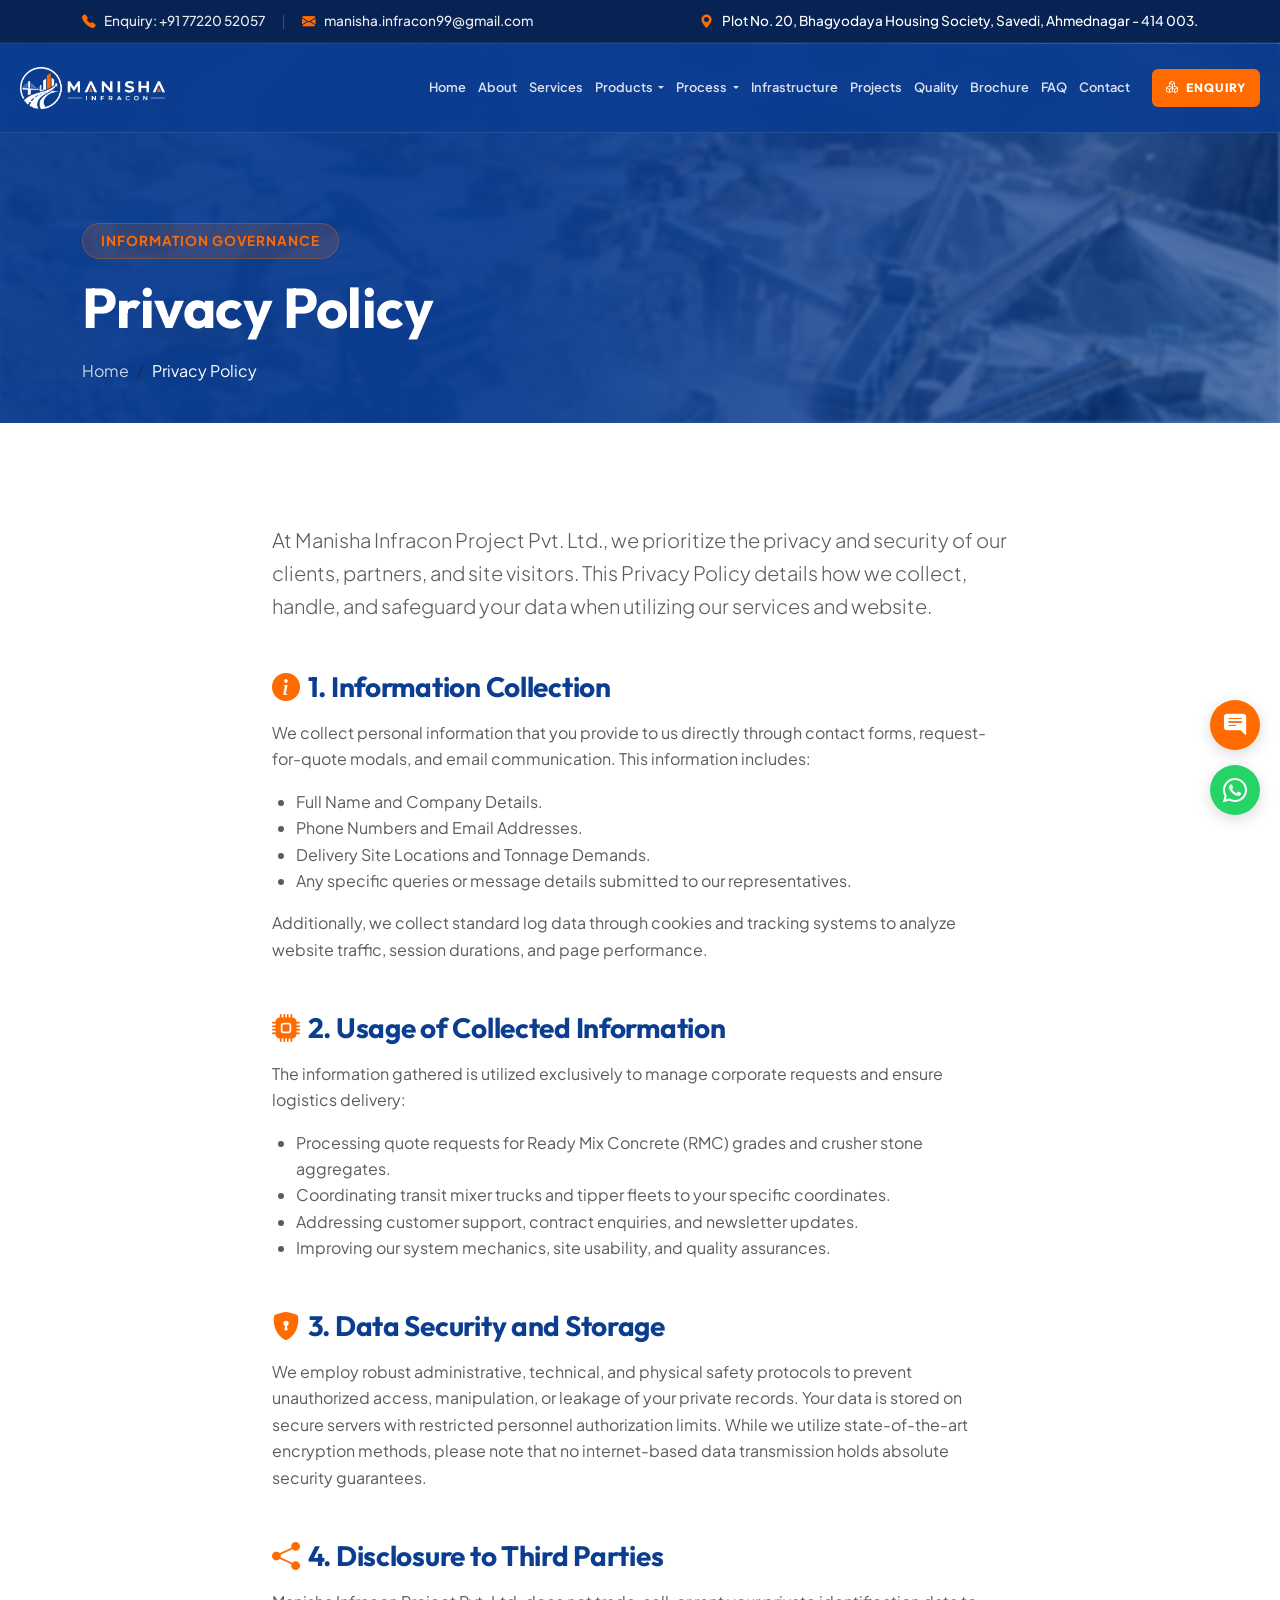
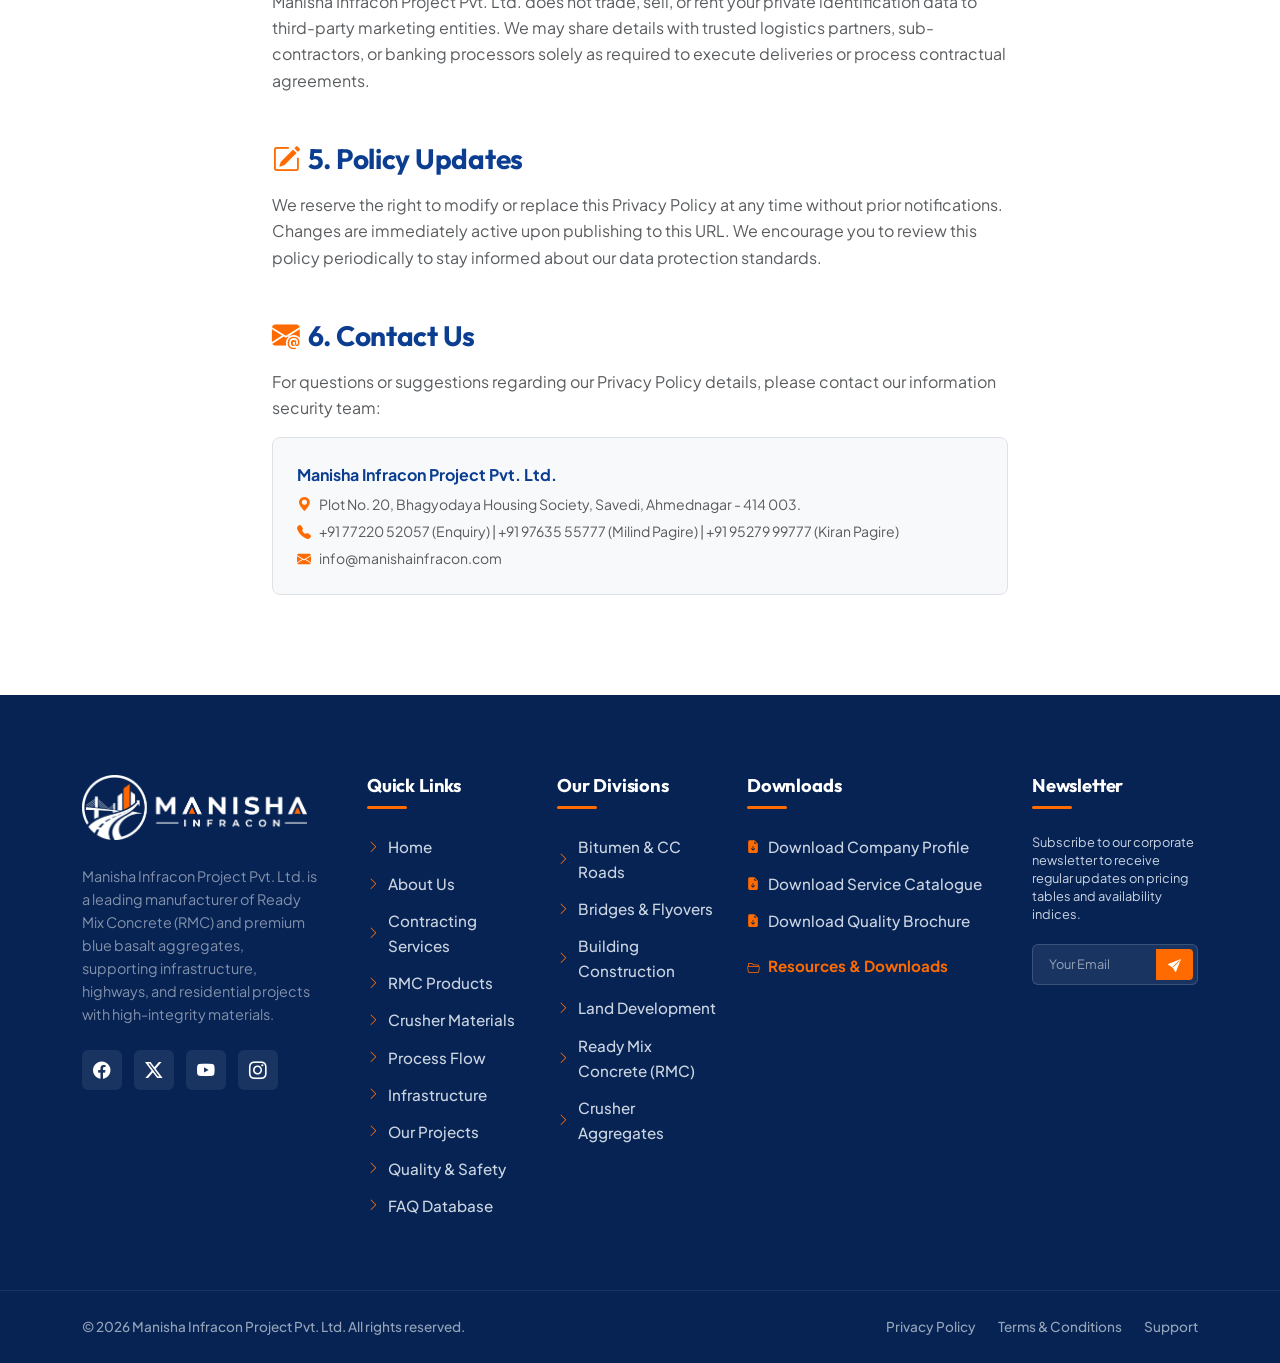
<file: privacy-policy.html>
<!DOCTYPE html>
<html lang="en">

<head>
  <meta charset="UTF-8">
  <meta name="viewport" content="width=device-width, initial-scale=1.0">
  <meta name="description"
    content="Read the privacy policy of Manisha Infracon Project Pvt. Ltd. to understand how we collect, protect, and process your information.">
  <meta name="keywords"
    content="Manisha Infracon Privacy Policy, Data Protection, Aggregates privacy, RMC contractor policies">
  <meta name="author" content="Manisha Infracon Project Pvt. Ltd.">
  <title>Privacy Policy | Manisha Infracon Project Pvt. Ltd.</title>

  <!-- Bootstrap 5 CSS -->
  <link href="https://cdn.jsdelivr.net/npm/bootstrap@5.3.2/dist/css/bootstrap.min.css" rel="stylesheet">
  <!-- Bootstrap Icons -->
  <link href="https://cdn.jsdelivr.net/npm/bootstrap-icons@1.11.2/font/bootstrap-icons.min.css" rel="stylesheet">
  <!-- AOS Animations CSS -->
  <link href="https://unpkg.com/aos@2.3.1/dist/aos.css" rel="stylesheet">
  <!-- Favicon -->
  <link rel="icon" type="image/png" href="assets/images/favicon.png">
  <!-- Custom CSS -->
  <link href="assets/css/style.css" rel="stylesheet">
</head>

<body>

  <!-- Preloader -->
  <div id="preloader">
    <div class="spinner-box">
      <div class="custom-spinner"></div>
      <div class="preloader-logo">Manisha<span>Infracon</span></div>
    </div>
  </div>

  <!-- Dynamic Topbar & Navbar -->
  <div id="header-placeholder"></div>

  <!-- Inner Page Hero Header -->
  <section class="inner-hero">
    <div class="inner-hero-overlay"></div>
    <img src="assets/images/crusher_plant.png" alt="Privacy Policy Banner" class="hero-bg-img"
      style="filter: blur(2px); object-position: center 30%;">
    <div class="container position-relative" style="z-index: 2;">
      <div class="row">
        <div class="col-12">
          <span class="hero-badge" data-aos="fade-down">Information Governance</span>
          <h1 class="display-4 fw-bold text-white mb-3" data-aos="fade-right" data-aos-delay="100">Privacy Policy</h1>
          <nav aria-label="breadcrumb" data-aos="fade-right" data-aos-delay="200">
            <ol class="breadcrumb mb-0">
              <li class="breadcrumb-item"><a href="index.html">Home</a></li>
              <li class="breadcrumb-item active" aria-current="page">Privacy Policy</li>
            </ol>
          </nav>
        </div>
      </div>
    </div>
  </section>

  <!-- Privacy Policy Content Section -->
  <section class="section-padding bg-white">
    <div class="container">
      <div class="row justify-content-center">
        <div class="col-lg-10 col-xl-8">
          <div class="content-wrapper" data-aos="fade-up">
            <p class="lead text-muted mb-5">
              At Manisha Infracon Project Pvt. Ltd., we prioritize the privacy and security of our clients, partners,
              and site visitors. This Privacy Policy details how we collect, handle, and safeguard your data when
              utilizing our services and website.
            </p>

            <div class="policy-block mb-5">
              <h3 class="fw-bold text-navy mb-3"><i class="bi bi-info-circle-fill text-orange me-2"></i>1. Information
                Collection</h3>
              <p class="text-muted">
                We collect personal information that you provide to us directly through contact forms, request-for-quote
                modals, and email communication. This information includes:
              </p>
              <ul class="text-muted ps-4 mb-3">
                <li>Full Name and Company Details.</li>
                <li>Phone Numbers and Email Addresses.</li>
                <li>Delivery Site Locations and Tonnage Demands.</li>
                <li>Any specific queries or message details submitted to our representatives.</li>
              </ul>
              <p class="text-muted">
                Additionally, we collect standard log data through cookies and tracking systems to analyze website
                traffic, session durations, and page performance.
              </p>
            </div>

            <div class="policy-block mb-5">
              <h3 class="fw-bold text-navy mb-3"><i class="bi bi-cpu-fill text-orange me-2"></i>2. Usage of Collected
                Information</h3>
              <p class="text-muted">
                The information gathered is utilized exclusively to manage corporate requests and ensure logistics
                delivery:
              </p>
              <ul class="text-muted ps-4 mb-3">
                <li>Processing quote requests for Ready Mix Concrete (RMC) grades and crusher stone aggregates.</li>
                <li>Coordinating transit mixer trucks and tipper fleets to your specific coordinates.</li>
                <li>Addressing customer support, contract enquiries, and newsletter updates.</li>
                <li>Improving our system mechanics, site usability, and quality assurances.</li>
              </ul>
            </div>

            <div class="policy-block mb-5">
              <h3 class="fw-bold text-navy mb-3"><i class="bi bi-shield-lock-fill text-orange me-2"></i>3. Data Security
                and Storage</h3>
              <p class="text-muted">
                We employ robust administrative, technical, and physical safety protocols to prevent unauthorized
                access, manipulation, or leakage of your private records. Your data is stored on secure servers with
                restricted personnel authorization limits. While we utilize state-of-the-art encryption methods, please
                note that no internet-based data transmission holds absolute security guarantees.
              </p>
            </div>

            <div class="policy-block mb-5">
              <h3 class="fw-bold text-navy mb-3"><i class="bi bi-share-fill text-orange me-2"></i>4. Disclosure to Third
                Parties</h3>
              <p class="text-muted">
                Manisha Infracon Project Pvt. Ltd. does not trade, sell, or rent your private identification data to
                third-party marketing entities. We may share details with trusted logistics partners, sub-contractors,
                or banking processors solely as required to execute deliveries or process contractual agreements.
              </p>
            </div>

            <div class="policy-block mb-5">
              <h3 class="fw-bold text-navy mb-3"><i class="bi bi-pencil-square text-orange me-2"></i>5. Policy Updates
              </h3>
              <p class="text-muted">
                We reserve the right to modify or replace this Privacy Policy at any time without prior notifications.
                Changes are immediately active upon publishing to this URL. We encourage you to review this policy
                periodically to stay informed about our data protection standards.
              </p>
            </div>

            <div class="policy-block">
              <h3 class="fw-bold text-navy mb-3"><i class="bi bi-envelope-at-fill text-orange me-2"></i>6. Contact Us
              </h3>
              <p class="text-muted">
                For questions or suggestions regarding our Privacy Policy details, please contact our information
                security team:
              </p>
              <div class="bg-light p-4 rounded-3 border">
                <p class="mb-1 text-navy fw-bold">Manisha Infracon Project Pvt. Ltd.</p>
                <p class="mb-1 small text-muted"><i class="bi bi-geo-alt-fill text-orange me-2"></i>Plot No. 20,
                  Bhagyodaya Housing Society, Savedi, Ahmednagar - 414 003.</p>
                <p class="mb-1 small text-muted"><i class="bi bi-telephone-fill text-orange me-2"></i>+91 77220 52057
                  (Enquiry) | +91 97635 55777 (Milind Pagire) | +91 95279 99777 (Kiran Pagire)</p>
                <p class="mb-0 small text-muted"><i
                    class="bi bi-envelope-fill text-orange me-2"></i>info@manishainfracon.com</p>
              </div>
            </div>

          </div>
        </div>
      </div>
    </div>
  </section>

  <!-- Dynamic Footer Placeholder -->
  <div id="footer-placeholder"></div>

  <!-- Bootstrap 5 JS Bundle -->
  <script src="https://cdn.jsdelivr.net/npm/bootstrap@5.3.2/dist/js/bootstrap.bundle.min.js"></script>
  <!-- AOS Animations JS -->
  <script src="https://unpkg.com/aos@2.3.1/dist/aos.js"></script>
  <!-- Custom JS -->
  <script src="assets/js/script.js"></script>
</body>

</html>
</file>
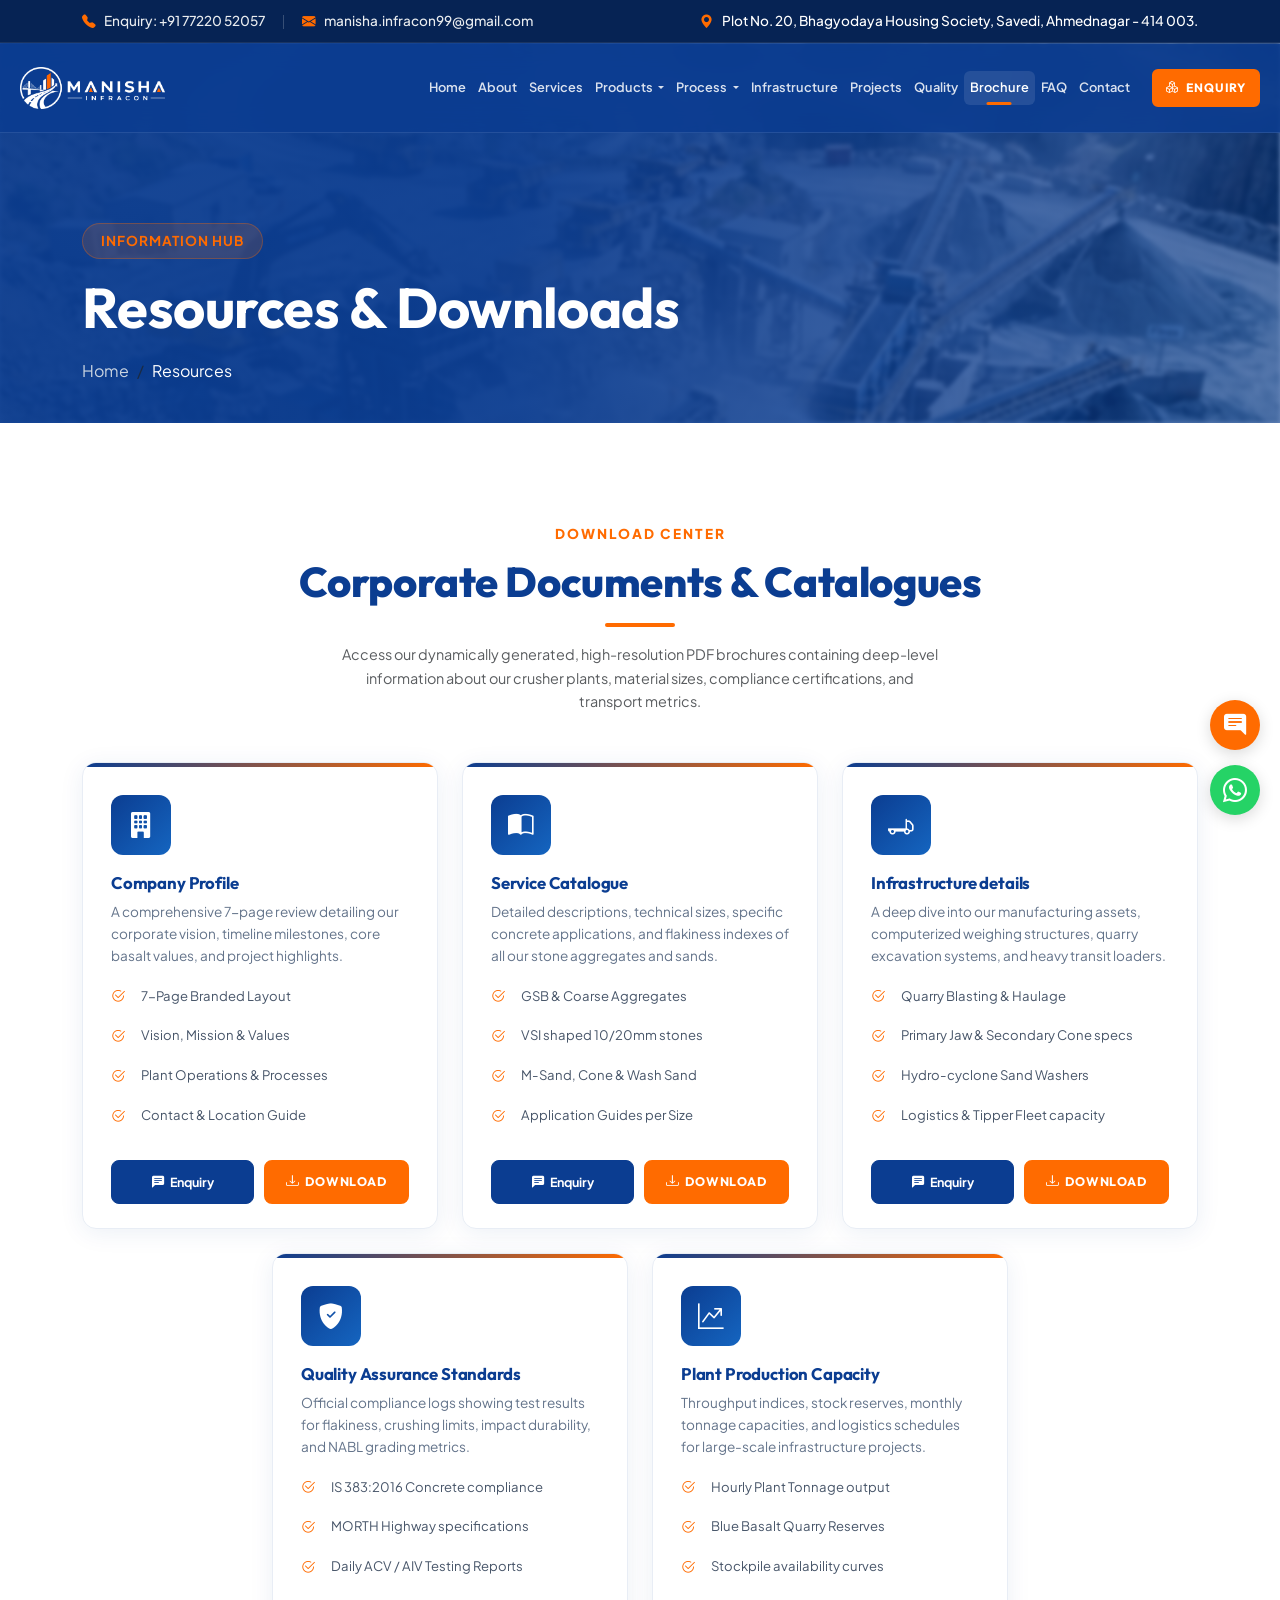
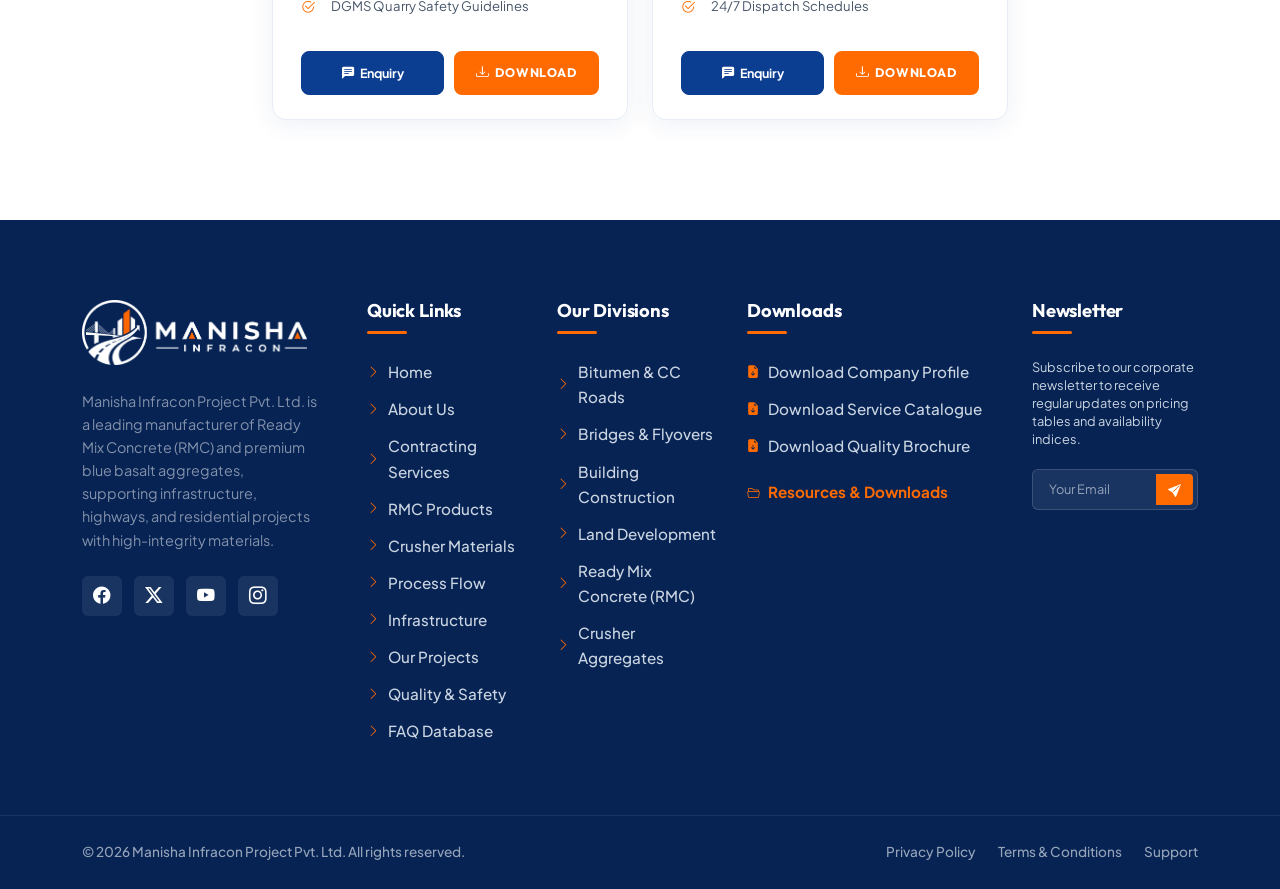
<file: resources.html>
<!DOCTYPE html>
<html lang="en">

<head>
  <meta charset="UTF-8">
  <meta name="viewport" content="width=device-width, initial-scale=1.0">
  <meta name="description"
    content="Download technical catalogues, SCADA plant profiles, aggregate grading curve charts, concrete slump parameters, and ISO 9001 brochures from Manisha Infracon.">
  <meta name="keywords"
    content="concrete brochure PDF, aggregates catalogue download, SCADA batching plant layout download, M-Sand test certificate, Manisha Infracon downloads Ahilyanagar">
  <meta name="author" content="Manisha Infracon Project Pvt. Ltd.">
  <title>Download RMC Technical Brochure & Product Catalog | Manisha Infracon</title>

  <!-- Bootstrap 5 CSS -->
  <link href="https://cdn.jsdelivr.net/npm/bootstrap@5.3.2/dist/css/bootstrap.min.css" rel="stylesheet">
  <!-- Bootstrap Icons -->
  <link href="https://cdn.jsdelivr.net/npm/bootstrap-icons@1.11.2/font/bootstrap-icons.min.css" rel="stylesheet">
  <!-- AOS Animations CSS -->
  <link href="https://unpkg.com/aos@2.3.1/dist/aos.css" rel="stylesheet">
  <!-- Favicon -->
  <link rel="icon" type="image/png" href="assets/images/favicon.png">
  <!-- Custom CSS -->
  <link href="assets/css/style.css" rel="stylesheet">

  <style>
    /* ─── Resource Card Upgrades ─── */
    .resource-card {
      background: #fff;
      border-radius: 14px;
      padding: 32px 28px 24px;
      box-shadow: 0 4px 24px rgba(11,61,145,0.08);
      display: flex;
      flex-direction: column;
      height: 100%;
      border: 1px solid #e8edf5;
      transition: transform 0.3s ease, box-shadow 0.3s ease;
      position: relative;
      overflow: hidden;
    }
    .resource-card::before {
      content: '';
      position: absolute;
      top: 0; left: 0; right: 0;
      height: 4px;
      background: linear-gradient(90deg, #0b3d91, #ff6b00);
      border-radius: 14px 14px 0 0;
    }
    .resource-card:hover {
      transform: translateY(-6px);
      box-shadow: 0 12px 40px rgba(11,61,145,0.14);
    }
    .resource-icon-box {
      width: 60px; height: 60px;
      background: linear-gradient(135deg, #0b3d91 0%, #1565c0 100%);
      border-radius: 12px;
      display: flex; align-items: center; justify-content: center;
      font-size: 1.6rem; color: #fff;
      margin-bottom: 18px;
      flex-shrink: 0;
    }
    .resource-title {
      font-size: 1.05rem;
      font-weight: 700;
      color: #0b3d91;
      margin-bottom: 8px;
    }
    .resource-desc {
      font-size: 0.85rem;
      color: #64748b;
      line-height: 1.6;
      margin-bottom: 14px;
    }
    .resource-contents-list {
      list-style: none;
      padding: 0; margin: 0 0 20px 0;
    }
    .resource-contents-list li {
      font-size: 0.82rem;
      color: #475569;
      padding: 4px 0;
      display: flex;
      align-items: flex-start;
      gap: 8px;
    }
    .resource-contents-list li i {
      color: #ff6b00;
      font-size: 0.9rem;
    }
    .resource-action-row {
      margin-top: auto;
      display: flex;
      gap: 10px;
    }
    .resource-btn {
      flex: 1;
      font-size: 0.78rem;
      font-weight: 700;
      padding: 10px 12px;
      border-radius: 8px;
      transition: all 0.2s ease;
      display: inline-flex;
      align-items: center;
      justify-content: center;
      gap: 6px;
    }
    .btn-enquiry-custom {
      background: #0b3d91;
      color: #ffffff;
      border: 1px solid #0b3d91;
    }
    .btn-enquiry-custom:hover {
      background: #062354;
      color: #ffffff;
      border-color: #062354;
    }
    
    /* ─── Search / Filter section ─── */
    .filter-search-container {
      background: rgba(11, 61, 145, 0.03);
      border: 1px solid rgba(11, 61, 145, 0.08);
      border-radius: 16px;
      padding: 24px;
      margin-bottom: 40px;
    }
  </style>
</head>

<body>

  <!-- Preloader -->
  <div id="preloader">
    <div class="spinner-box">
      <div class="custom-spinner"></div>
      <div class="preloader-logo">Manisha<span>Infracon</span></div>
    </div>
  </div>

  <!-- Dynamic Topbar & Navbar -->
  <div id="header-placeholder"></div>

  <!-- Inner Page Hero Header -->
  <section class="inner-hero">
    <div class="inner-hero-overlay"></div>
    <img src="assets/images/crusher_plant.png" alt="Resources Banner" class="hero-bg-img"
      style="filter: blur(2px); object-position: center 30%;">
    <div class="container position-relative" style="z-index: 2;">
      <div class="row">
        <div class="col-12">
          <span class="hero-badge" data-aos="fade-down">Information Hub</span>
          <h1 class="display-4 fw-bold text-white mb-3" data-aos="fade-right" data-aos-delay="100">Resources &amp; Downloads</h1>
          <nav aria-label="breadcrumb" data-aos="fade-right" data-aos-delay="200">
            <ol class="breadcrumb mb-0">
              <li class="breadcrumb-item"><a href="index.html">Home</a></li>
              <li class="breadcrumb-item active" aria-current="page">Resources</li>
            </ol>
          </nav>
        </div>
      </div>
    </div>
  </section>

  <!-- Download Center Main Section -->
  <section class="section-padding bg-white">
    <div class="container">
      
      <div class="section-title-wrapper text-center mb-5" data-aos="fade-up">
        <span class="section-subtitle">Download Center</span>
        <h2 class="section-title">Corporate Documents &amp; Catalogues</h2>
        <div class="section-title-line mx-auto"></div>
        <p class="text-muted mt-3" style="max-width: 600px; margin: 0 auto; font-size: 0.9rem;">
          Access our dynamically generated, high-resolution PDF brochures containing deep-level information about our crusher plants, material sizes, compliance certifications, and transport metrics.
        </p>
      </div>

      <!-- Resource Cards Grid -->
      <div class="row g-4 justify-content-center">
        <!-- 1. Company Profile -->
        <div class="col-lg-4 col-md-6" data-aos="fade-up" data-aos-delay="100">
          <div class="resource-card">
            <div class="resource-icon-box">
              <i class="bi bi-building-fill"></i>
            </div>
            <h4 class="resource-title">Company Profile</h4>
            <p class="resource-desc">A comprehensive 7-page review detailing our corporate vision, timeline milestones, core basalt values, and project highlights.</p>
            <ul class="resource-contents-list">
              <li><i class="bi bi-check2-circle"></i> 7-Page Branded Layout</li>
              <li><i class="bi bi-check2-circle"></i> Vision, Mission &amp; Values</li>
              <li><i class="bi bi-check2-circle"></i> Plant Operations &amp; Processes</li>
              <li><i class="bi bi-check2-circle"></i> Contact &amp; Location Guide</li>
            </ul>
            <div class="resource-action-row">
              <button class="resource-btn btn-enquiry-custom" data-brochure-enquiry="company_profile">
                <i class="bi bi-chat-left-text-fill"></i> Enquiry
              </button>
              <button class="resource-btn btn-primary-custom btn-custom" data-brochure-download="company_profile">
                <i class="bi bi-download"></i> Download
              </button>
            </div>
          </div>
        </div>

        <!-- 2. Service Catalogue -->
        <div class="col-lg-4 col-md-6" data-aos="fade-up" data-aos-delay="200">
          <div class="resource-card">
            <div class="resource-icon-box">
              <i class="bi bi-book-half"></i>
            </div>
            <h4 class="resource-title">Service Catalogue</h4>
            <p class="resource-desc">Detailed descriptions, technical sizes, specific concrete applications, and flakiness indexes of all our stone aggregates and sands.</p>
            <ul class="resource-contents-list">
              <li><i class="bi bi-check2-circle"></i> GSB &amp; Coarse Aggregates</li>
              <li><i class="bi bi-check2-circle"></i> VSI shaped 10/20mm stones</li>
              <li><i class="bi bi-check2-circle"></i> M-Sand, Cone &amp; Wash Sand</li>
              <li><i class="bi bi-check2-circle"></i> Application Guides per Size</li>
            </ul>
            <div class="resource-action-row">
              <button class="resource-btn btn-enquiry-custom" data-brochure-enquiry="service_catalogue">
                <i class="bi bi-chat-left-text-fill"></i> Enquiry
              </button>
              <button class="resource-btn btn-primary-custom btn-custom" data-brochure-download="service_catalogue">
                <i class="bi bi-download"></i> Download
              </button>
            </div>
          </div>
        </div>

        <!-- 3. Infrastructure Brochure -->
        <div class="col-lg-4 col-md-6" data-aos="fade-up" data-aos-delay="300">
          <div class="resource-card">
            <div class="resource-icon-box">
              <i class="bi bi-truck-flatbed"></i>
            </div>
            <h4 class="resource-title">Infrastructure details</h4>
            <p class="resource-desc">A deep dive into our manufacturing assets, computerized weighing structures, quarry excavation systems, and heavy transit loaders.</p>
            <ul class="resource-contents-list">
              <li><i class="bi bi-check2-circle"></i> Quarry Blasting &amp; Haulage</li>
              <li><i class="bi bi-check2-circle"></i> Primary Jaw &amp; Secondary Cone specs</li>
              <li><i class="bi bi-check2-circle"></i> Hydro-cyclone Sand Washers</li>
              <li><i class="bi bi-check2-circle"></i> Logistics &amp; Tipper Fleet capacity</li>
            </ul>
            <div class="resource-action-row">
              <button class="resource-btn btn-enquiry-custom" data-brochure-enquiry="infrastructure">
                <i class="bi bi-chat-left-text-fill"></i> Enquiry
              </button>
              <button class="resource-btn btn-primary-custom btn-custom" data-brochure-download="infrastructure">
                <i class="bi bi-download"></i> Download
              </button>
            </div>
          </div>
        </div>

        <!-- 4. Quality Standards -->
        <div class="col-lg-4 col-md-6" data-aos="fade-up" data-aos-delay="400">
          <div class="resource-card">
            <div class="resource-icon-box">
              <i class="bi bi-shield-fill-check"></i>
            </div>
            <h4 class="resource-title">Quality Assurance Standards</h4>
            <p class="resource-desc">Official compliance logs showing test results for flakiness, crushing limits, impact durability, and NABL grading metrics.</p>
            <ul class="resource-contents-list">
              <li><i class="bi bi-check2-circle"></i> IS 383:2016 Concrete compliance</li>
              <li><i class="bi bi-check2-circle"></i> MORTH Highway specifications</li>
              <li><i class="bi bi-check2-circle"></i> Daily ACV / AIV Testing Reports</li>
              <li><i class="bi bi-check2-circle"></i> DGMS Quarry Safety Guidelines</li>
            </ul>
            <div class="resource-action-row">
              <button class="resource-btn btn-enquiry-custom" data-brochure-enquiry="quality_assurance">
                <i class="bi bi-chat-left-text-fill"></i> Enquiry
              </button>
              <button class="resource-btn btn-primary-custom btn-custom" data-brochure-download="quality_assurance">
                <i class="bi bi-download"></i> Download
              </button>
            </div>
          </div>
        </div>

        <!-- 5. Plant Capacity Brochure -->
        <div class="col-lg-4 col-md-6" data-aos="fade-up" data-aos-delay="500">
          <div class="resource-card">
            <div class="resource-icon-box">
              <i class="bi bi-graph-up-arrow"></i>
            </div>
            <h4 class="resource-title">Plant Production Capacity</h4>
            <p class="resource-desc">Throughput indices, stock reserves, monthly tonnage capacities, and logistics schedules for large-scale infrastructure projects.</p>
            <ul class="resource-contents-list">
              <li><i class="bi bi-check2-circle"></i> Hourly Plant Tonnage output</li>
              <li><i class="bi bi-check2-circle"></i> Blue Basalt Quarry Reserves</li>
              <li><i class="bi bi-check2-circle"></i> Stockpile availability curves</li>
              <li><i class="bi bi-check2-circle"></i> 24/7 Dispatch Schedules</li>
            </ul>
            <div class="resource-action-row">
              <button class="resource-btn btn-enquiry-custom" data-brochure-enquiry="plant_capacity">
                <i class="bi bi-chat-left-text-fill"></i> Enquiry
              </button>
              <button class="resource-btn btn-primary-custom btn-custom" data-brochure-download="plant_capacity">
                <i class="bi bi-download"></i> Download
              </button>
            </div>
          </div>
        </div>
      </div>

    </div>
  </section>

  <!-- Dynamic Footer Placeholder -->
  <div id="footer-placeholder"></div>



  <!-- Bootstrap 5 JS Bundle -->
  <script src="https://cdn.jsdelivr.net/npm/bootstrap@5.3.2/dist/js/bootstrap.bundle.min.js"></script>
  <!-- AOS Animations JS -->
  <script src="https://unpkg.com/aos@2.3.1/dist/aos.js"></script>
  <!-- Custom JS -->
  <script src="assets/js/script.js"></script>
</body>

</html>
</file>
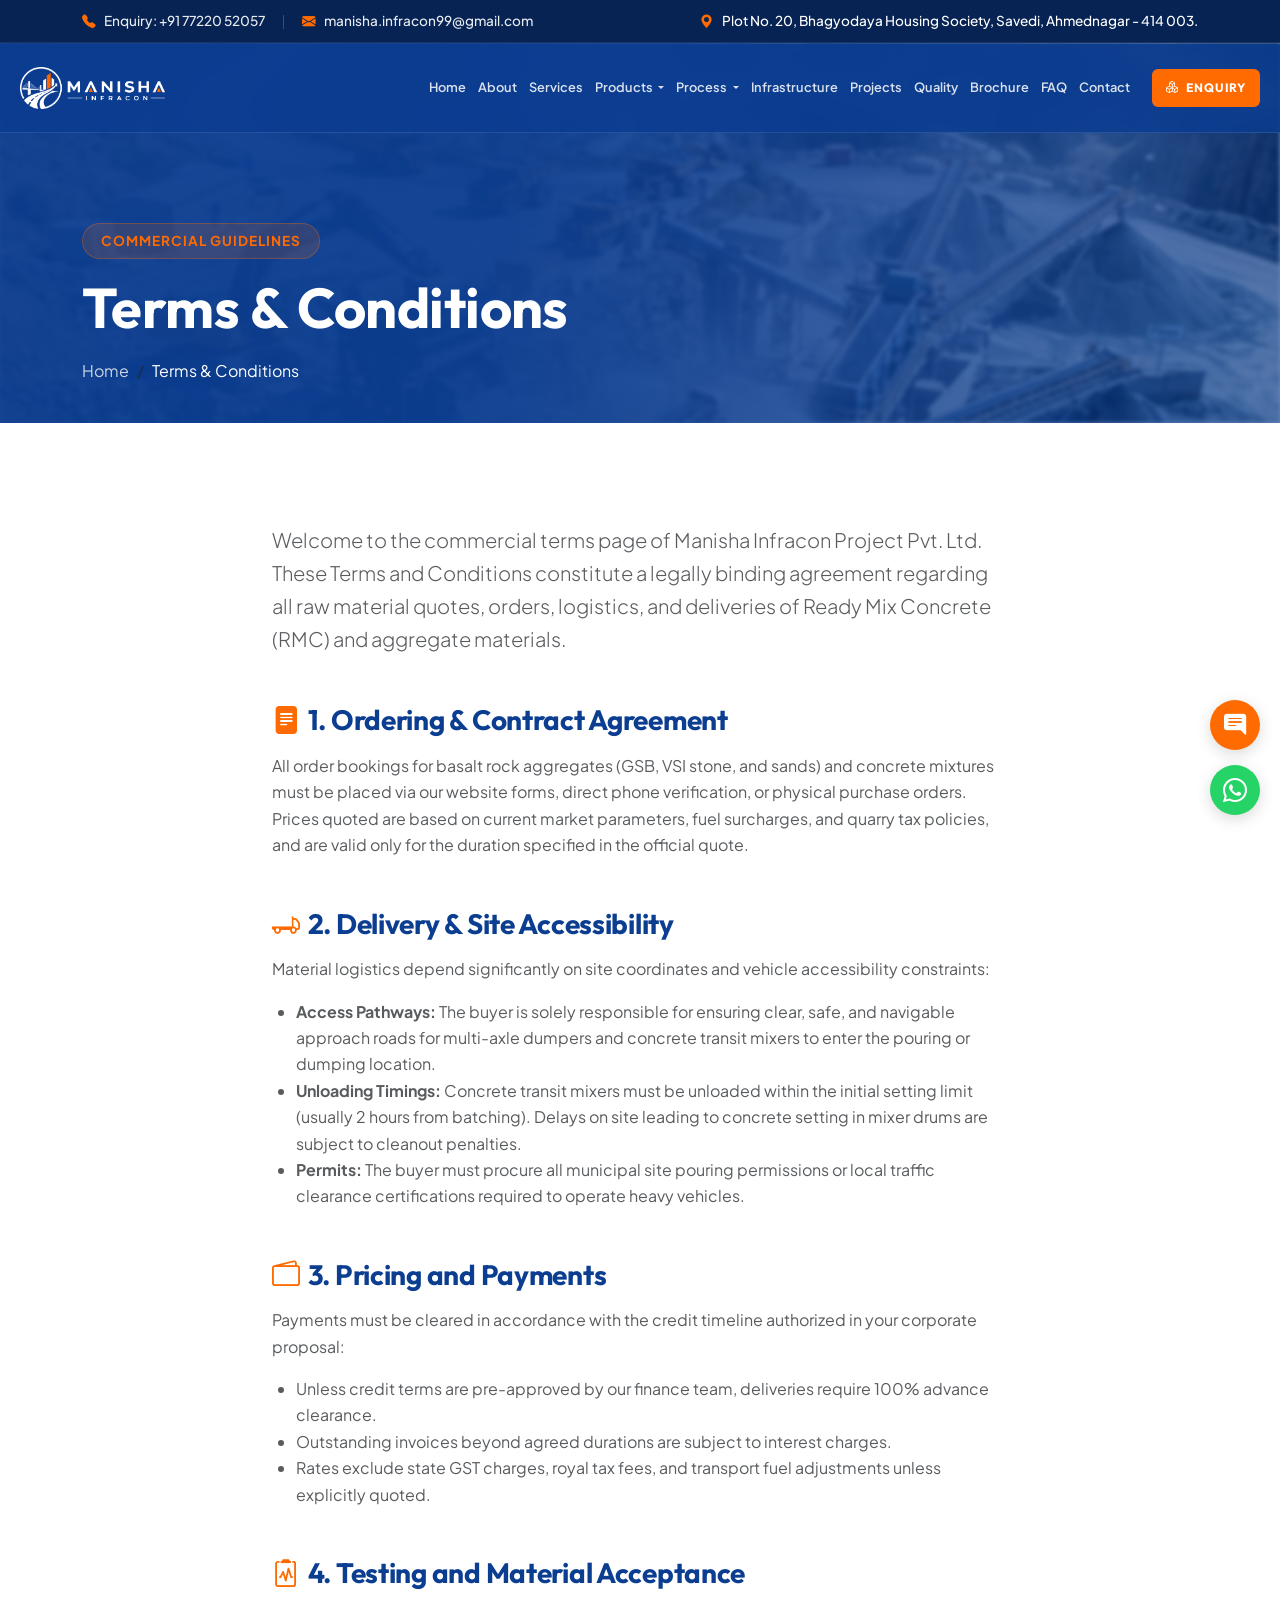
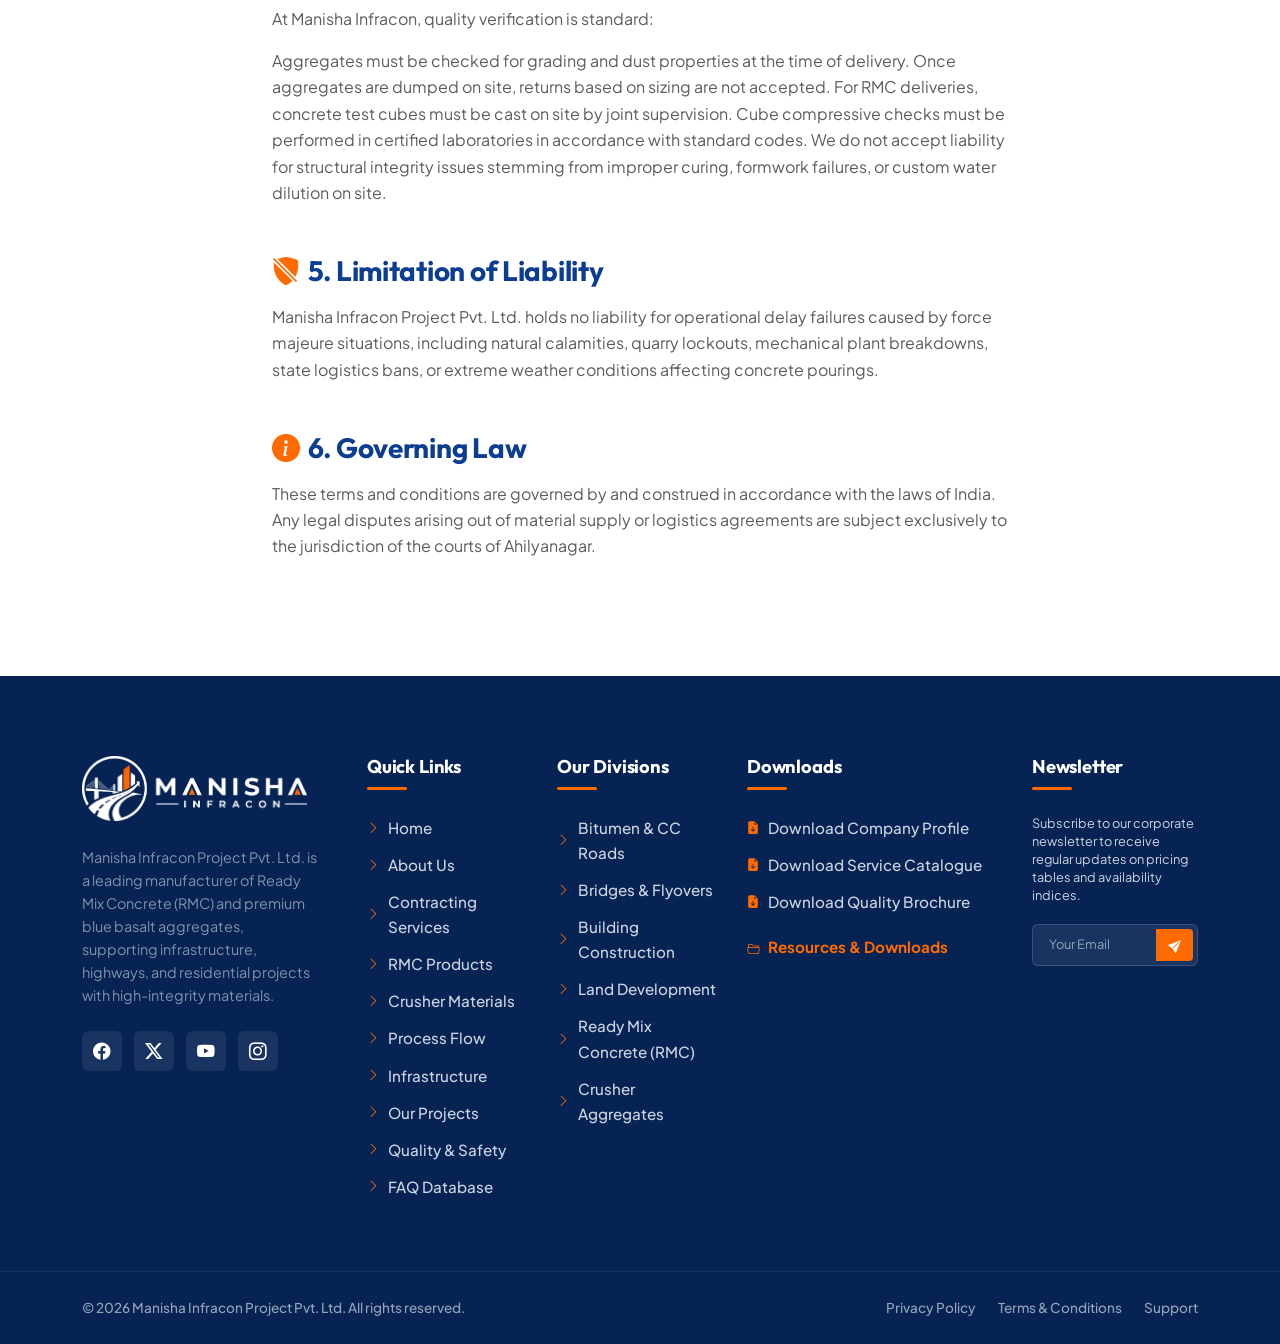
<file: terms-conditions.html>
<!DOCTYPE html>
<html lang="en">

<head>
  <meta charset="UTF-8">
  <meta name="viewport" content="width=device-width, initial-scale=1.0">
  <meta name="description"
    content="Read the terms and conditions of Manisha Infracon Project Pvt. Ltd. to understand delivery conditions, payments, and operational guidelines.">
  <meta name="keywords"
    content="Manisha Infracon Terms and Conditions, RMC delivery terms, basalt aggregates sales, payment guidelines">
  <meta name="author" content="Manisha Infracon Project Pvt. Ltd.">
  <title>Terms & Conditions | Manisha Infracon Project Pvt. Ltd.</title>

  <!-- Bootstrap 5 CSS -->
  <link href="https://cdn.jsdelivr.net/npm/bootstrap@5.3.2/dist/css/bootstrap.min.css" rel="stylesheet">
  <!-- Bootstrap Icons -->
  <link href="https://cdn.jsdelivr.net/npm/bootstrap-icons@1.11.2/font/bootstrap-icons.min.css" rel="stylesheet">
  <!-- AOS Animations CSS -->
  <link href="https://unpkg.com/aos@2.3.1/dist/aos.css" rel="stylesheet">
  <!-- Favicon -->
  <link rel="icon" type="image/png" href="assets/images/favicon.png">
  <!-- Custom CSS -->
  <link href="assets/css/style.css" rel="stylesheet">
</head>

<body>

  <!-- Preloader -->
  <div id="preloader">
    <div class="spinner-box">
      <div class="custom-spinner"></div>
      <div class="preloader-logo">Manisha<span>Infracon</span></div>
    </div>
  </div>

  <!-- Dynamic Topbar & Navbar -->
  <div id="header-placeholder"></div>

  <!-- Inner Page Hero Header -->
  <section class="inner-hero">
    <div class="inner-hero-overlay"></div>
    <img src="assets/images/crusher_plant.png" alt="Terms and Conditions Banner" class="hero-bg-img" style="filter: blur(2px); object-position: center 30%;">
    <div class="container position-relative" style="z-index: 2;">
      <div class="row">
        <div class="col-12">
          <span class="hero-badge" data-aos="fade-down">Commercial Guidelines</span>
          <h1 class="display-4 fw-bold text-white mb-3" data-aos="fade-right" data-aos-delay="100">Terms & Conditions</h1>
          <nav aria-label="breadcrumb" data-aos="fade-right" data-aos-delay="200">
            <ol class="breadcrumb mb-0">
              <li class="breadcrumb-item"><a href="index.html">Home</a></li>
              <li class="breadcrumb-item active" aria-current="page">Terms & Conditions</li>
            </ol>
          </nav>
        </div>
      </div>
    </div>
  </section>

  <!-- Terms and Conditions Content Section -->
  <section class="section-padding bg-white">
    <div class="container">
      <div class="row justify-content-center">
        <div class="col-lg-10 col-xl-8">
          <div class="content-wrapper" data-aos="fade-up">
            <p class="lead text-muted mb-5">
              Welcome to the commercial terms page of Manisha Infracon Project Pvt. Ltd. These Terms and Conditions constitute a legally binding agreement regarding all raw material quotes, orders, logistics, and deliveries of Ready Mix Concrete (RMC) and aggregate materials.
            </p>

            <div class="terms-block mb-5">
              <h3 class="fw-bold text-navy mb-3"><i class="bi bi-file-text-fill text-orange me-2"></i>1. Ordering & Contract Agreement</h3>
              <p class="text-muted">
                All order bookings for basalt rock aggregates (GSB, VSI stone, and sands) and concrete mixtures must be placed via our website forms, direct phone verification, or physical purchase orders. Prices quoted are based on current market parameters, fuel surcharges, and quarry tax policies, and are valid only for the duration specified in the official quote.
              </p>
            </div>

            <div class="terms-block mb-5">
              <h3 class="fw-bold text-navy mb-3"><i class="bi bi-truck-flatbed text-orange me-2"></i>2. Delivery & Site Accessibility</h3>
              <p class="text-muted">
                Material logistics depend significantly on site coordinates and vehicle accessibility constraints:
              </p>
              <ul class="text-muted ps-4 mb-3">
                <li><strong>Access Pathways:</strong> The buyer is solely responsible for ensuring clear, safe, and navigable approach roads for multi-axle dumpers and concrete transit mixers to enter the pouring or dumping location.</li>
                <li><strong>Unloading Timings:</strong> Concrete transit mixers must be unloaded within the initial setting limit (usually 2 hours from batching). Delays on site leading to concrete setting in mixer drums are subject to cleanout penalties.</li>
                <li><strong>Permits:</strong> The buyer must procure all municipal site pouring permissions or local traffic clearance certifications required to operate heavy vehicles.</li>
              </ul>
            </div>

            <div class="terms-block mb-5">
              <h3 class="fw-bold text-navy mb-3"><i class="bi bi-wallet2 text-orange me-2"></i>3. Pricing and Payments</h3>
              <p class="text-muted">
                Payments must be cleared in accordance with the credit timeline authorized in your corporate proposal:
              </p>
              <ul class="text-muted ps-4 mb-3">
                <li>Unless credit terms are pre-approved by our finance team, deliveries require 100% advance clearance.</li>
                <li>Outstanding invoices beyond agreed durations are subject to interest charges.</li>
                <li>Rates exclude state GST charges, royal tax fees, and transport fuel adjustments unless explicitly quoted.</li>
              </ul>
            </div>

            <div class="terms-block mb-5">
              <h3 class="fw-bold text-navy mb-3"><i class="bi bi-clipboard2-pulse text-orange me-2"></i>4. Testing and Material Acceptance</h3>
              <p class="text-muted">
                At Manisha Infracon, quality verification is standard:
              </p>
              <p class="text-muted">
                Aggregates must be checked for grading and dust properties at the time of delivery. Once aggregates are dumped on site, returns based on sizing are not accepted. For RMC deliveries, concrete test cubes must be cast on site by joint supervision. Cube compressive checks must be performed in certified laboratories in accordance with standard codes. We do not accept liability for structural integrity issues stemming from improper curing, formwork failures, or custom water dilution on site.
              </p>
            </div>

            <div class="terms-block mb-5">
              <h3 class="fw-bold text-navy mb-3"><i class="bi bi-shield-slash-fill text-orange me-2"></i>5. Limitation of Liability</h3>
              <p class="text-muted">
                Manisha Infracon Project Pvt. Ltd. holds no liability for operational delay failures caused by force majeure situations, including natural calamities, quarry lockouts, mechanical plant breakdowns, state logistics bans, or extreme weather conditions affecting concrete pourings.
              </p>
            </div>

            <div class="terms-block">
              <h3 class="fw-bold text-navy mb-3"><i class="bi bi-info-circle-fill text-orange me-2"></i>6. Governing Law</h3>
              <p class="text-muted">
                These terms and conditions are governed by and construed in accordance with the laws of India. Any legal disputes arising out of material supply or logistics agreements are subject exclusively to the jurisdiction of the courts of Ahilyanagar.
              </p>
            </div>

          </div>
        </div>
      </div>
    </div>
  </section>

  <!-- Dynamic Footer Placeholder -->
  <div id="footer-placeholder"></div>

  <!-- Bootstrap 5 JS Bundle -->
  <script src="https://cdn.jsdelivr.net/npm/bootstrap@5.3.2/dist/js/bootstrap.bundle.min.js"></script>
  <!-- AOS Animations JS -->
  <script src="https://unpkg.com/aos@2.3.1/dist/aos.js"></script>
  <!-- Custom JS -->
  <script src="assets/js/script.js"></script>
</body>

</html>
</file>
<file: assets/css/style.css>
/* 
========================================================================
   Manisha Infracon Project Pvt. Ltd. - Premium Corporate Stylesheet
   Theme: Stone Crusher & Aggregates Manufacturing Company
   Created with CSS3 Variables, Glassmorphism & Responsive Design Systems
========================================================================
*/

/* --- Google Fonts --- */
@import url('https://fonts.googleapis.com/css2?family=Outfit:wght@300;400;500;600;700;800&family=Plus+Jakarta+Sans:wght@300;400;500;600;700;800&display=swap');

/* --- Root Variables & Theme System --- */
:root {
  --primary-color: #0B3D91;
  /* Deep Corporate Blue */
  --primary-dark: #062354;
  /* Dark Blue */
  --primary-light: #1558C5;
  /* Vibrant Blue */
  --secondary-color: #FF6B00;
  /* Industrial Orange */
  --secondary-hover: #E05E00;
  /* Darker Orange */
  --accent-color: #FFB020;
  /* Amber Gold */
  --text-dark: #212529;
  /* Charcoal Text */
  --text-muted: #5A626A;
  /* Slate Gray */
  --bg-light: #F8F9FA;
  /* Soft Background */
  --bg-card: #FFFFFF;
  /* Card Pure White */
  --border-color: #E9ECEF;
  /* Light Border */
  --font-heading: 'Outfit', sans-serif;
  --font-body: 'Plus Jakarta Sans', sans-serif;

  --transition-smooth: all 0.4s cubic-bezier(0.16, 1, 0.3, 1);
  --transition-fast: all 0.2s ease-in-out;

  --shadow-sm: 0 4px 6px -1px rgba(11, 61, 145, 0.05);
  --shadow-md: 0 12px 30px -5px rgba(11, 61, 145, 0.08), 0 8px 12px -6px rgba(11, 61, 145, 0.05);
  --shadow-lg: 0 25px 50px -12px rgba(11, 61, 145, 0.15);
  --shadow-glass: 0 8px 32px 0 rgba(11, 61, 145, 0.07);
}

/* --- Theme Helper Utilities --- */
.text-orange {
  color: var(--secondary-color) !important;
}

.bg-orange {
  background-color: var(--secondary-color) !important;
}

.text-navy {
  color: var(--primary-color) !important;
}

.bg-navy {
  background-color: var(--primary-color) !important;
}

.text-gold {
  color: var(--accent-color) !important;
}

.bg-gold {
  background-color: var(--accent-color) !important;
}

.bg-navy-dark {
  background-color: var(--primary-dark) !important;
}

/* --- Base Reset & Typography --- */
html {
  scroll-behavior: smooth;
  overflow-x: hidden;
  width: 100%;
}

body {
  font-family: var(--font-body);
  color: var(--text-dark);
  background-color: var(--bg-light);
  overflow-x: hidden;
  width: 100%;
  line-height: 1.65;
}

h1,
h2,
h3,
h4,
h5,
h6 {
  font-family: var(--font-heading);
  font-weight: 700;
  color: var(--primary-color);
  letter-spacing: -0.01em;
}

a {
  text-decoration: none;
  color: inherit;
  transition: var(--transition-fast);
}

/* --- Preloader Screen --- */
#preloader {
  position: fixed;
  top: 0;
  left: 0;
  width: 100%;
  height: 100%;
  background-color: var(--primary-dark);
  display: flex;
  flex-direction: column;
  justify-content: center;
  align-items: center;
  z-index: 99999;
  transition: opacity 0.5s ease, visibility 0.5s ease;
}

#preloader.fade-out {
  opacity: 0;
  visibility: hidden;
}

.spinner-box {
  width: 150px;
  height: 150px;
  display: flex;
  justify-content: center;
  align-items: center;
  flex-direction: column;
}

.custom-spinner {
  width: 65px;
  height: 65px;
  border: 5px solid rgba(255, 255, 255, 0.1);
  border-top-color: var(--secondary-color);
  border-right-color: var(--secondary-color);
  border-radius: 50%;
  animation: spin 0.8s infinite linear;
}

.preloader-logo {
  font-family: var(--font-heading);
  font-weight: 800;
  font-size: 1.6rem;
  color: #FFFFFF;
  margin-top: 20px;
  letter-spacing: 1px;
  text-transform: uppercase;
}

.preloader-logo span {
  color: var(--secondary-color);
}

@keyframes spin {
  0% {
    transform: rotate(0deg);
  }

  100% {
    transform: rotate(360deg);
  }
}

/* --- Top Address Header Bar --- */
.topbar {
  background-color: var(--primary-dark);
  font-size: 0.85rem;
  padding: 10px 0;
  border-bottom: 1px solid rgba(255, 255, 255, 0.08);
  font-weight: 500;
}

.topbar a {
  color: #E9ECEF;
}

.topbar a:hover {
  color: var(--secondary-color);
}

.topbar-divider {
  width: 1px;
  height: 14px;
  background-color: rgba(255, 255, 255, 0.2);
  display: inline-block;
  vertical-align: middle;
}

/* --- Sticky Modern Glass Navbar --- */
.navbar {
  position: absolute;
  top: 0;
  left: 0;
  width: 100%;
  transition: var(--transition-smooth);
  z-index: 1030;
  padding: 18px 0;
  background-color: rgba(11, 61, 145, 0.85);
  backdrop-filter: blur(12px);
  -webkit-backdrop-filter: blur(12px);
  border-bottom: 1px solid rgba(255, 255, 255, 0.1);
}

@media (min-width: 1200px) {
  .navbar {
    top: 44px;
    /* aligns below topbar on desktop */
  }
}

@media (min-width: 1200px) and (max-width: 1399.98px) {
  .navbar .container {
    max-width: 100% !important;
    padding-left: 20px !important;
    padding-right: 20px !important;
  }

  .navbar-brand img {
    height: 42px !important;
  }

  .navbar .nav-link {
    padding: 6px 6px !important;
    font-size: 0.8rem !important;
    margin: 0;
  }

  .navbar .btn-custom {
    padding: 8px 12px !important;
    font-size: 0.76rem !important;
  }
}

.navbar.navbar-scrolled {
  position: fixed;
  top: 0 !important;
  padding: 12px 0;
  background-color: var(--primary-dark);
  box-shadow: 0 10px 30px rgba(0, 0, 0, 0.15);
  border-bottom: 1px solid rgba(255, 255, 255, 0.05);
}

.navbar-brand {
  font-weight: 800;
  font-size: 1.5rem;
  letter-spacing: 0.5px;
  color: #FFFFFF !important;
}

.navbar-brand span {
  color: var(--secondary-color);
}

.nav-link {
  font-weight: 600;
  font-size: 0.92rem;
  color: rgba(255, 255, 255, 0.85) !important;
  margin: 0 1px;
  padding: 8px 10px !important;
  border-radius: 6px;
  transition: var(--transition-fast);
  position: relative;
  white-space: nowrap;
}

.nav-link:hover,
.nav-link.active {
  color: #FFFFFF !important;
  background-color: rgba(255, 255, 255, 0.1);
}

.nav-link.active::after {
  content: '';
  position: absolute;
  bottom: 0;
  left: 50%;
  transform: translateX(-50%);
  width: 25px;
  height: 3px;
  background-color: var(--secondary-color);
  border-radius: 2px;
}

.navbar-toggler {
  border: none;
  padding: 0;
}

.navbar-toggler:focus {
  box-shadow: none;
}

.toggler-icon {
  width: 24px;
  height: 3px;
  background-color: #FFFFFF;
  display: block;
  margin: 5px 0;
  transition: var(--transition-smooth);
}

.navbar-toggler[aria-expanded="true"] .toggler-icon:nth-child(1) {
  transform: rotate(45deg) translate(5px, 6px);
}

.navbar-toggler[aria-expanded="true"] .toggler-icon:nth-child(2) {
  opacity: 0;
}

.navbar-toggler[aria-expanded="true"] .toggler-icon:nth-child(3) {
  transform: rotate(-45deg) translate(5px, -7px);
}

/* --- Buttons System --- */
.btn-custom {
  font-weight: 700;
  padding: 14px 30px;
  border-radius: 6px;
  transition: var(--transition-smooth);
  font-family: var(--font-heading);
  text-transform: uppercase;
  font-size: 0.85rem;
  letter-spacing: 0.8px;
  display: inline-flex;
  align-items: center;
  justify-content: center;
}

.btn-primary-custom {
  background-color: var(--secondary-color);
  color: #FFFFFF;
  border: 2px solid var(--secondary-color);
}

.btn-primary-custom:hover {
  background-color: var(--secondary-hover);
  border-color: var(--secondary-hover);
  color: #FFFFFF;
  transform: translateY(-2px);
  box-shadow: 0 8px 25px rgba(255, 107, 0, 0.35);
}

.btn-secondary-custom {
  background-color: transparent;
  color: #FFFFFF;
  border: 2px solid #FFFFFF;
}

.btn-secondary-custom:hover {
  background-color: #FFFFFF;
  color: var(--primary-color);
  transform: translateY(-2px);
  box-shadow: 0 8px 25px rgba(255, 255, 255, 0.2);
}

.btn-dark-custom {
  background-color: var(--primary-color);
  color: #FFFFFF;
  border: 2px solid var(--primary-color);
}

.btn-dark-custom:hover {
  background-color: var(--primary-dark);
  border-color: var(--primary-dark);
  color: #FFFFFF;
  transform: translateY(-2px);
  box-shadow: 0 8px 25px rgba(11, 61, 145, 0.25);
}

/* --- Hero Banner Section --- */
.hero-section {
  position: relative;
  min-height: 100vh;
  display: flex;
  align-items: center;
  color: #FFFFFF;
  padding-top: 140px;
  padding-bottom: 80px;
  /* bottom padding to guarantee buttons don't hit the screen edge */
  overflow: hidden;
}

.hero-overlay {
  position: absolute;
  top: 0;
  left: 0;
  width: 100%;
  height: 100%;
  background: linear-gradient(135deg, rgba(6, 35, 84, 0.92) 0%, rgba(3, 15, 38, 0.75) 100%);
  z-index: 1;
}

.hero-bg-img,
.hero-bg-video {
  position: absolute;
  top: 0;
  left: 0;
  width: 100%;
  height: 100%;
  object-fit: cover;
  z-index: 0;
}

.hero-bg-img {
  animation: zoom-out-slow 20s infinite alternate;
}

@keyframes zoom-out-slow {
  0% {
    transform: scale(1.1);
  }

  100% {
    transform: scale(1.0);
  }
}

.hero-content {
  position: relative;
  z-index: 2;
}

.hero-badge {
  background-color: rgba(255, 107, 0, 0.15);
  color: var(--secondary-color);
  border: 1px solid rgba(255, 107, 0, 0.3);
  padding: 6px 18px;
  border-radius: 50px;
  font-size: 0.85rem;
  font-weight: 700;
  text-transform: uppercase;
  letter-spacing: 1px;
  display: inline-block;
  margin-bottom: 15px;
  /* reduced from 22px */
}

.hero-title {
  font-size: 2.8rem;
  /* reduced from 3.8rem to prevent overlap/overflow */
  line-height: 1.2;
  font-weight: 800;
  margin-bottom: 15px;
  /* reduced from 24px */
}

.hero-title span {
  color: var(--secondary-color);
}

.hero-description {
  font-size: 1.1rem;
  /* reduced from 1.2rem */
  color: #E9ECEF;
  margin-bottom: 25px;
  /* reduced from 35px */
  max-width: 700px;
}

.hero-products {
  display: flex;
  flex-wrap: wrap;
  gap: 8px;
  margin-bottom: 25px;
  max-width: fit-content;
}

.hero-product-chip {
  background: rgba(255, 255, 255, 0.08);
  border: 1px solid rgba(255, 255, 255, 0.15);
  backdrop-filter: blur(5px);
  -webkit-backdrop-filter: blur(5px);
  border-radius: 6px;
  padding: 6px 14px;
  font-size: 0.8rem;
  font-weight: 600;
  letter-spacing: 0.5px;
  color: #F8F9FA;
  transition: var(--transition-fast);
}

.hero-product-chip:hover {
  background: rgba(255, 107, 0, 0.2);
  border-color: var(--secondary-color);
  color: #FFFFFF;
  transform: translateY(-2px);
}

.hero-btns {
  display: flex;
  flex-wrap: wrap;
  gap: 15px;
}

/* --- Responsive Hero Section --- */
@media (max-width: 991.98px) {
  .hero-section {
    padding-top: 120px;
    padding-bottom: 60px;
  }

  .hero-title {
    font-size: 2.3rem;
  }

  .hero-description {
    font-size: 1.05rem;
    margin-bottom: 20px;
  }

  .hero-products {
    margin-bottom: 20px;
  }
}

@media (max-width: 767.98px) {
  .navbar-brand img {
    height: 42px !important;
  }

  .navbar {
    padding: 8px 0 !important;
  }

  .hero-section {
    padding-top: 110px;
    padding-bottom: 50px;
    height: auto !important;
    min-height: 100dvh;
    display: flex;
    flex-direction: column;
    justify-content: center;
    align-items: center;
    text-align: center !important;
  }

  .hero-section .text-start {
    text-align: center !important;
  }

  .hero-badge {
    margin-left: auto;
    margin-right: auto;
  }

  .hero-title {
    font-size: 1.9rem;
  }

  .hero-description {
    font-size: 0.95rem;
    margin-bottom: 15px;
  }

  .hero-products {
    justify-content: center;
    margin-bottom: 15px;
    max-width: 100%;
  }

  .hero-product-chip {
    font-size: 0.75rem;
    padding: 5px 10px;
  }

  .hero-btns {
    justify-content: center;
  }

  .section-title {
    font-size: 1.85rem !important;
  }

  /* Show floating buttons side-by-side ONLY on mobile (hidden on desktop) */
  .whatsapp-float {
    display: flex !important;
    bottom: 20px !important;
    right: 80px !important;
  }
  .chat-widget {
    display: block !important;
    bottom: 20px !important;
    right: 20px !important;
  }
  .back-to-top {
    bottom: 20px !important;
    left: 20px !important;
    right: auto !important;
  }
  .chat-window {
    bottom: 85px !important;
    right: 20px !important;
    width: calc(100vw - 40px) !important;
    max-height: calc(100vh - 120px) !important;
  }
}

@media (max-width: 575.98px) {
  .hero-btns {
    flex-direction: column !important;
    width: 100%;
  }

  .hero-btns .btn,
  .hero-btns .btn-custom {
    width: 100% !important;
    text-align: center;
    justify-content: center;
    display: flex;
    align-items: center;
    margin: 0 !important;
  }
}

/* --- Section Layouts --- */
.section-padding {
  padding: 100px 0;
}

.bg-slate {
  background-color: var(--bg-light);
}

.section-title-wrapper {
  margin-bottom: 60px;
}

.section-subtitle {
  color: var(--secondary-color);
  font-weight: 800;
  text-transform: uppercase;
  font-size: 0.85rem;
  letter-spacing: 2px;
  margin-bottom: 10px;
  display: block;
}

.section-title {
  font-size: 2.6rem;
  font-weight: 800;
  line-height: 1.25;
  margin-bottom: 15px;
}

.section-title-line {
  width: 70px;
  height: 4px;
  background-color: var(--secondary-color);
  border-radius: 2px;
}

/* --- Inner Page Hero Header --- */
.inner-hero {
  position: relative;
  height: 380px;
  display: flex;
  align-items: center;
  color: #FFFFFF;
  padding-top: 140px;
  overflow: hidden;
}

@media (max-width: 991.98px) {
  .inner-hero {
    padding-top: 100px;
    height: 320px;
  }
}

.inner-hero-overlay {
  position: absolute;
  top: 0;
  left: 0;
  width: 100%;
  height: 100%;
  background: linear-gradient(to right, rgba(11, 61, 145, 0.95) 40%, rgba(11, 61, 145, 0.6) 100%);
  z-index: 1;
}

.breadcrumb-item a {
  color: #CBD5E1;
}

.breadcrumb-item a:hover {
  color: var(--secondary-color);
}

.breadcrumb-item.active {
  color: #FFFFFF;
}

/* --- Premium Info Cards (Hover Actions) --- */
.info-card {
  background-color: var(--bg-card);
  border: 1px solid var(--border-color);
  border-radius: 12px;
  padding: 40px 30px;
  box-shadow: var(--shadow-sm);
  transition: var(--transition-smooth);
  height: 100%;
  position: relative;
  overflow: hidden;
}

.info-card::before {
  content: '';
  position: absolute;
  top: 0;
  left: 0;
  width: 100%;
  height: 4px;
  background-color: var(--primary-color);
  transform: scaleX(0);
  transform-origin: left;
  transition: var(--transition-smooth);
}

.info-card:hover {
  transform: translateY(-8px);
  box-shadow: var(--shadow-md);
  border-color: transparent;
}

.info-card:hover::before {
  transform: scaleX(1);
}

.info-card.accent-card::before {
  background-color: var(--secondary-color);
}

.icon-box {
  width: 60px;
  height: 60px;
  background-color: rgba(11, 61, 145, 0.06);
  color: var(--primary-color);
  border-radius: 10px;
  display: flex;
  align-items: center;
  justify-content: center;
  font-size: 1.6rem;
  margin-bottom: 25px;
  transition: var(--transition-smooth);
}

.info-card:hover .icon-box {
  background-color: var(--primary-color);
  color: #FFFFFF;
}

.info-card.accent-card:hover .icon-box {
  background-color: var(--secondary-color);
  color: #FFFFFF;
}

/* --- Stat Counter Layout --- */
.stats-section {
  background-color: var(--primary-dark);
  color: #FFFFFF;
  position: relative;
  overflow: hidden;
  z-index: 1;
}

.stats-bg-grid {
  position: absolute;
  top: 0;
  left: 0;
  width: 100%;
  height: 100%;
  opacity: 0.05;
  background-image: linear-gradient(#FFFFFF 1px, transparent 1px), linear-gradient(90deg, #FFFFFF 1px, transparent 1px);
  background-size: 50px 50px;
  z-index: 0;
}

.stat-item {
  position: relative;
  z-index: 1;
  text-align: center;
}

.stat-num {
  font-size: 3.5rem;
  font-weight: 800;
  color: var(--secondary-color);
  line-height: 1.1;
  margin-bottom: 10px;
  font-family: var(--font-heading);
}

.stat-label {
  font-size: 0.95rem;
  text-transform: uppercase;
  letter-spacing: 1px;
  color: #E9ECEF;
  font-weight: 600;
}

/* --- Product Cards --- */
.product-card {
  background-color: var(--bg-card);
  border: 1px solid var(--border-color);
  border-radius: 12px;
  overflow: hidden;
  height: 100%;
  box-shadow: var(--shadow-sm);
  transition: var(--transition-smooth);
  display: flex;
  flex-direction: column;
}

.product-card:hover {
  transform: translateY(-8px);
  box-shadow: var(--shadow-lg);
  border-color: rgba(11, 61, 145, 0.1);
}

.product-img-wrapper {
  position: relative;
  height: 245px;
  overflow: hidden;
  background-color: var(--primary-dark);
}

.product-img {
  width: 100%;
  height: 100%;
  object-fit: cover;
  transition: var(--transition-smooth);
}

.product-card:hover .product-img {
  transform: scale(1.08);
}

.product-badge {
  position: absolute;
  top: 15px;
  right: 15px;
  background-color: var(--primary-color);
  color: #FFFFFF;
  font-size: 0.75rem;
  font-weight: 600;
  padding: 4px 12px;
  border-radius: 30px;
  z-index: 2;
  text-transform: uppercase;
}

.product-card:hover .product-badge {
  background-color: var(--secondary-color);
}

.product-body {
  padding: 25px;
  flex-grow: 1;
  display: flex;
  flex-direction: column;
}

.product-title {
  font-size: 1.3rem;
  margin-bottom: 12px;
  font-weight: 700;
}

.product-desc {
  font-size: 0.92rem;
  color: var(--text-muted);
  margin-bottom: 20px;
  flex-grow: 1;
}

.product-features-list {
  list-style: none;
  padding-left: 0;
  margin-bottom: 20px;
  font-size: 0.85rem;
}

.product-features-list li {
  margin-bottom: 8px;
  display: flex;
  align-items: flex-start;
  color: var(--text-dark);
}

.product-features-list li i {
  color: var(--secondary-color);
  margin-right: 8px;
  margin-top: 2px;
}

.product-footer {
  border-top: 1px solid var(--border-color);
  padding-top: 20px;
  margin-top: auto;
  display: flex;
  align-items: center;
  justify-content: space-between;
  gap: 10px;
}

.product-app-label {
  font-size: 0.78rem;
  color: var(--text-muted);
  font-weight: 600;
}

/* --- Timeline Process styling --- */
.timeline-container {
  position: relative;
  padding: 30px 0;
}

.timeline-line {
  position: absolute;
  top: 0;
  bottom: 0;
  left: 50%;
  width: 4px;
  background: linear-gradient(to bottom, var(--primary-color) 0%, var(--secondary-color) 100%);
  transform: translateX(-50%);
  z-index: 0;
  border-radius: 4px;
}

.timeline-row {
  display: flex;
  align-items: center;
  position: relative;
  z-index: 1;
  margin-bottom: 80px;
}

.timeline-row:last-child {
  margin-bottom: 0;
}

.timeline-content-col {
  width: 45%;
}

.timeline-icon-col {
  width: 10%;
  display: flex;
  justify-content: center;
}

.timeline-spacer-col {
  width: 45%;
}

.timeline-row:nth-child(even) {
  flex-direction: row-reverse;
}

.timeline-icon-circle {
  width: 60px;
  height: 60px;
  background-color: var(--bg-card);
  border: 4px solid var(--primary-color);
  color: var(--primary-color);
  border-radius: 50%;
  display: flex;
  align-items: center;
  justify-content: center;
  font-size: 1.4rem;
  box-shadow: var(--shadow-md);
  transition: var(--transition-smooth);
}

.timeline-row:nth-child(even) .timeline-icon-circle {
  border-color: var(--secondary-color);
  color: var(--secondary-color);
}

.timeline-row:hover .timeline-icon-circle {
  transform: scale(1.15);
  background-color: var(--primary-color);
  color: #FFFFFF;
}

.timeline-row:nth-child(even):hover .timeline-icon-circle {
  background-color: var(--secondary-color);
  color: #FFFFFF;
}

.timeline-card {
  background-color: var(--bg-card);
  border-radius: 12px;
  padding: 30px;
  box-shadow: var(--shadow-md);
  border: 1px solid var(--border-color);
  position: relative;
}

@media (max-width: 767.98px) {
  .timeline-line {
    left: 20px;
    transform: none;
  }

  .timeline-row,
  .timeline-row:nth-child(even) {
    flex-direction: column;
    align-items: flex-start;
    margin-bottom: 40px;
  }

  .timeline-content-col,
  .timeline-spacer-col {
    width: 100%;
    padding-left: 50px;
  }

  .timeline-spacer-col {
    display: none;
  }

  .timeline-icon-col {
    width: auto;
    position: absolute;
    left: 0;
    top: 15px;
  }

  .timeline-icon-circle {
    width: 45px;
    height: 45px;
    font-size: 1.1rem;
  }
}

/* --- Testimonials Styling --- */
.testimonial-card {
  background-color: var(--bg-card);
  border: 1px solid var(--border-color);
  border-radius: 12px;
  padding: 40px;
  box-shadow: var(--shadow-sm);
  position: relative;
  margin: 15px 0;
}

.testimonial-quote {
  font-size: 1.05rem;
  font-style: italic;
  color: var(--text-dark);
  margin-bottom: 30px;
  position: relative;
  z-index: 1;
}

.testimonial-quote::before {
  content: '"';
  position: absolute;
  top: -10px;
  left: -20px;
  font-size: 4rem;
  font-family: serif;
  color: rgba(255, 107, 0, 0.15);
  z-index: -1;
  line-height: 1;
}

.stars-rating {
  color: var(--accent-color);
  margin-bottom: 20px;
}

.testimonial-author {
  display: flex;
  align-items: center;
  gap: 15px;
}

.author-img {
  width: 55px;
  height: 55px;
  border-radius: 50%;
  object-fit: cover;
  border: 3px solid rgba(11, 61, 145, 0.1);
}

.author-name {
  font-weight: 700;
  margin-bottom: 2px;
  color: var(--primary-color);
}

.author-role {
  font-size: 0.8rem;
  color: var(--text-muted);
  margin-bottom: 0;
  font-weight: 500;
}

/* --- Gallery Preview & Page Grid --- */
.gallery-item-wrapper {
  position: relative;
  height: 280px;
  border-radius: 10px;
  overflow: hidden;
  box-shadow: var(--shadow-sm);
  cursor: pointer;
}

.gallery-item-img {
  width: 100%;
  height: 100%;
  object-fit: cover;
  transition: var(--transition-smooth);
}

.gallery-item-overlay {
  position: absolute;
  top: 0;
  left: 0;
  width: 100%;
  height: 100%;
  background: linear-gradient(to top, rgba(11, 61, 145, 0.9) 10%, rgba(11, 61, 145, 0.3) 100%);
  display: flex;
  flex-direction: column;
  justify-content: flex-end;
  padding: 25px;
  opacity: 0;
  transition: var(--transition-smooth);
  z-index: 2;
}

.gallery-item-icon {
  width: 45px;
  height: 45px;
  background-color: var(--secondary-color);
  border-radius: 50%;
  display: flex;
  align-items: center;
  justify-content: center;
  color: #FFFFFF;
  font-size: 1.2rem;
  margin-bottom: 15px;
  transform: translateY(20px);
  transition: var(--transition-smooth);
}

.gallery-item-wrapper:hover .gallery-item-img {
  transform: scale(1.1);
}

.gallery-item-wrapper:hover .gallery-item-overlay {
  opacity: 1;
}

.gallery-item-wrapper:hover .gallery-item-icon {
  transform: translateY(0);
}

/* --- Lightbox Modal Styles --- */
.lightbox-modal-img {
  border: 4px solid #FFFFFF;
  box-shadow: 0 10px 40px rgba(0, 0, 0, 0.5);
  max-width: 100%;
}

.lightbox-modal-caption {
  font-weight: 600;
  font-size: 1rem;
}

/* --- Call To Action (CTA) Banner Section --- */
.cta-banner {
  position: relative;
  background-color: var(--primary-dark);
  color: #FFFFFF;
  overflow: hidden;
}

.cta-banner-bg {
  position: absolute;
  top: 0;
  left: 0;
  width: 100%;
  height: 100%;
  background-image: radial-gradient(rgba(255, 107, 0, 0.15) 2px, transparent 2.5px);
  background-size: 30px 30px;
  opacity: 0.15;
  z-index: 0;
}

/* --- Contact Page Form Layout --- */
.custom-form-card {
  background-color: var(--bg-card);
  border: 1px solid var(--border-color);
  border-radius: 12px;
  padding: 40px;
  box-shadow: var(--shadow-md);
}

.contact-info-list {
  list-style: none;
  padding-left: 0;
  margin-bottom: 0;
}

.contact-info-list li {
  display: flex;
  margin-bottom: 35px;
}

.contact-info-list li:last-child {
  margin-bottom: 0;
}

.contact-icon-box {
  width: 50px;
  height: 50px;
  background-color: rgba(255, 107, 0, 0.08);
  color: var(--secondary-color);
  border-radius: 10px;
  display: flex;
  align-items: center;
  justify-content: center;
  font-size: 1.4rem;
  margin-right: 20px;
  flex-shrink: 0;
}

.contact-label {
  font-size: 0.8rem;
  text-transform: uppercase;
  letter-spacing: 1px;
  color: var(--text-muted);
  font-weight: 700;
  margin-bottom: 4px;
}

.contact-value {
  font-size: 1.05rem;
  font-weight: 700;
  color: var(--primary-color);
  line-height: 1.4;
}

.contact-value a:hover {
  color: var(--secondary-color);
}

.map-wrapper {
  border-radius: 12px;
  overflow: hidden;
  box-shadow: var(--shadow-md);
  border: 1px solid var(--border-color);
}

/* --- Corporate Footer --- */
.footer {
  background-color: var(--primary-dark);
  color: #FFFFFF;
  padding: 80px 0 0 0;
  font-size: 0.95rem;
}

.footer-logo {
  margin-bottom: 25px;
}

.footer-heading {
  font-size: 1.15rem;
  font-weight: 700;
  color: #FFFFFF;
  margin-bottom: 25px;
  position: relative;
  padding-bottom: 12px;
}

.footer-heading::after {
  content: '';
  position: absolute;
  bottom: 0;
  left: 0;
  width: 40px;
  height: 3px;
  background-color: var(--secondary-color);
  border-radius: 2px;
}

.footer-links {
  list-style: none;
  padding-left: 0;
  margin-bottom: 0;
}

.footer-links li {
  margin-bottom: 12px;
}

.footer-links li a {
  color: #CBD5E1;
  display: flex;
  align-items: center;
  font-weight: 500;
}

.footer-links li a i {
  font-size: 0.8rem;
  margin-right: 8px;
  color: var(--secondary-color);
  transition: var(--transition-fast);
}

.footer-links li a:hover {
  color: #FFFFFF;
  padding-left: 5px;
}

.footer-links li a:hover i {
  color: #FFFFFF;
}

.footer-social-links {
  display: flex;
  gap: 12px;
}

.social-btn {
  width: 40px;
  height: 40px;
  background-color: rgba(255, 255, 255, 0.08);
  color: #FFFFFF;
  border-radius: 6px;
  display: flex;
  align-items: center;
  justify-content: center;
  font-size: 1.1rem;
  transition: var(--transition-fast);
}

.social-btn:hover {
  background-color: var(--secondary-color);
  color: #FFFFFF;
  transform: translateY(-3px);
}

.footer-newsletter-text {
  color: #CBD5E1;
  font-size: 0.9rem;
  margin-bottom: 20px;
}

.newsletter-form .input-group {
  background-color: rgba(255, 255, 255, 0.08);
  border: 1px solid rgba(255, 255, 255, 0.15);
  border-radius: 6px;
  overflow: hidden;
  padding: 4px;
}

.newsletter-form input {
  background: transparent;
  border: none;
  color: #FFFFFF;
  font-size: 0.9rem;
  padding-left: 12px;
}

.newsletter-form input::placeholder {
  color: #94A3B8;
}

.newsletter-form input:focus {
  background: transparent;
  color: #FFFFFF;
  box-shadow: none;
}

.newsletter-form .btn {
  background-color: var(--secondary-color);
  color: #FFFFFF;
  border-radius: 4px;
  padding: 8px 16px;
}

.newsletter-form .btn:hover {
  background-color: var(--secondary-hover);
}

.footer-bottom {
  margin-top: 60px;
  padding: 25px 0;
  border-top: 1px solid rgba(255, 255, 255, 0.08);
  font-size: 0.85rem;
  color: #94A3B8;
  font-weight: 500;
}

.footer-bottom-links a {
  color: #94A3B8;
  margin-left: 20px;
}

.footer-bottom-links a:hover {
  color: #FFFFFF;
}

/* --- Back to Top Button --- */
.back-to-top {
  position: fixed;
  bottom: 20px;
  right: 20px;
  width: 50px;
  height: 50px;
  background-color: var(--primary-color);
  color: #FFFFFF;
  border: none;
  border-radius: 6px;
  display: flex;
  align-items: center;
  justify-content: center;
  font-size: 1.2rem;
  cursor: pointer;
  opacity: 0;
  visibility: hidden;
  transition: all 0.3s ease;
  z-index: 999;
  box-shadow: 0 4px 15px rgba(0, 0, 0, 0.15);
}

.back-to-top.show {
  opacity: 1;
  visibility: visible;
}

.back-to-top:hover {
  background-color: var(--secondary-color);
  color: #FFFFFF;
  transform: translateY(-5px);
  box-shadow: 0 8px 20px rgba(255, 107, 0, 0.3);
}

/* --- Floating WhatsApp Button --- */
.whatsapp-float {
  position: fixed;
  bottom: 85px;
  right: 20px;
  width: 50px;
  height: 50px;
  background-color: #25D366;
  color: #FFFFFF;
  border-radius: 50%;
  display: flex;
  align-items: center;
  justify-content: center;
  font-size: 1.5rem;
  cursor: pointer;
  transition: all 0.3s ease;
  z-index: 998;
  box-shadow: 0 4px 15px rgba(0, 0, 0, 0.15);
}

.whatsapp-float:hover {
  background-color: #128C7E;
  color: #FFFFFF;
  transform: translateY(-5px);
  box-shadow: 0 8px 20px rgba(37, 211, 102, 0.3);
}

/* --- AI Chatbot Widget Styling --- */
.chat-widget {
  position: fixed;
  bottom: 150px;
  right: 20px;
  z-index: 999;
  /* Always below sticky navbar (z-index: 1030) */
}

.chat-toggle-btn {
  width: 50px;
  height: 50px;
  border-radius: 50%;
  background-color: var(--secondary-color);
  color: #FFFFFF;
  border: none;
  display: flex;
  align-items: center;
  justify-content: center;
  font-size: 1.4rem;
  cursor: pointer;
  box-shadow: 0 4px 15px rgba(0, 0, 0, 0.15);
  position: relative;
  transition: all 0.3s ease;
}

.chat-toggle-btn:hover {
  background-color: var(--secondary-hover);
  transform: translateY(-5px);
  box-shadow: 0 8px 20px rgba(255, 107, 0, 0.3);
}

.chat-badge {
  position: absolute;
  top: -5px;
  right: -5px;
  background-color: #DC3545;
  color: #FFFFFF;
  font-size: 0.7rem;
  width: 20px;
  height: 20px;
  border-radius: 50%;
  font-weight: 700;
  display: flex;
  align-items: center;
  justify-content: center;
  padding: 0;
}

.chat-window {
  width: 380px;
  height: 480px;
  max-height: calc(100vh - 80px);
  background-color: #FFFFFF;
  border-radius: 12px;
  box-shadow: var(--shadow-lg);
  position: fixed;
  bottom: 20px;
  right: 85px;
  display: flex;
  flex-direction: column;
  overflow: hidden;
  border: 1px solid var(--border-color);
  animation: slideUpChat 0.3s cubic-bezier(0.16, 1, 0.3, 1) forwards;
  z-index: 999;
  /* Always below sticky navbar (z-index: 1030) */
}

@keyframes slideUpChat {
  from {
    opacity: 0;
    transform: translateY(20px) scale(0.95);
  }

  to {
    opacity: 1;
    transform: translateY(0) scale(1);
  }
}

.chat-header {
  background: var(--primary-color);
  color: #FFFFFF;
  padding: 15px 20px;
  display: flex;
  align-items: center;
  justify-content: space-between;
}

.chat-close-btn {
  background: transparent;
  border: none;
  color: rgba(255, 255, 255, 0.7);
  font-size: 1.1rem;
  cursor: pointer;
  transition: var(--transition-fast);
}

.chat-close-btn:hover {
  color: #FFFFFF;
}

.chat-body {
  flex-grow: 1;
  padding: 20px;
  overflow-y: auto;
  background-color: #F8F9FA;
  display: flex;
  flex-direction: column;
  gap: 15px;
}

.chat-message {
  max-width: 80%;
  padding: 12px 16px;
  border-radius: 12px;
  font-size: 0.85rem;
  line-height: 1.4;
  position: relative;
}

.chat-message.bot {
  background-color: #FFFFFF;
  color: var(--text-dark);
  align-self: flex-start;
  border-bottom-left-radius: 2px;
  box-shadow: var(--shadow-sm);
  border: 1px solid var(--border-color);
}

.chat-message.user {
  background-color: var(--primary-color);
  color: #FFFFFF;
  align-self: flex-end;
  border-bottom-right-radius: 2px;
  box-shadow: 0 4px 10px rgba(11, 61, 145, 0.1);
}

.message-time {
  font-size: 0.68rem;
  color: #94A3B8;
  display: block;
  margin-top: 5px;
  text-align: right;
}

.chat-message.user .message-time {
  color: rgba(255, 255, 255, 0.7);
}

.typing-indicator {
  display: flex;
  gap: 4px;
  padding: 10px 15px;
  background: #FFFFFF;
  border-radius: 12px;
  align-self: flex-start;
  border: 1px solid var(--border-color);
  box-shadow: var(--shadow-sm);
}

.typing-dot {
  width: 6px;
  height: 6px;
  background-color: var(--text-muted);
  border-radius: 50%;
  animation: typingBounce 1.4s infinite ease-in-out both;
}

.typing-dot:nth-child(1) {
  animation-delay: -0.32s;
}

.typing-dot:nth-child(2) {
  animation-delay: -0.16s;
}

@keyframes typingBounce {

  0%,
  80%,
  100% {
    transform: scale(0);
  }

  40% {
    transform: scale(1);
  }
}

.chat-footer {
  padding: 15px;
  background-color: #FFFFFF;
  border-top: 1px solid var(--border-color);
}

.chat-footer input {
  font-size: 0.85rem;
  border-radius: 6px;
  border: 1px solid var(--border-color);
}

.chat-footer input:focus {
  border-color: var(--primary-color);
  box-shadow: none;
}

@media (max-width: 480px) {
  .chat-window {
    width: calc(100vw - 40px);
    right: 20px;
    bottom: 85px;
    height: 420px;
    max-height: calc(100vh - 170px);
  }
}

/* --- Form Input Custom Focus --- */
.form-control,
.form-select,
.form-select option,
.form-select optgroup {
  font-size: 0.9rem;
}

.form-control:focus,
.form-select:focus {
  border-color: var(--primary-color);
  box-shadow: 0 0 0 0.25rem rgba(11, 61, 145, 0.15);
}

.form-label {
  color: var(--primary-color);
}

/* --- AOS Custom Enhancements --- */
[data-aos] {
  pointer-events: none;
}

.aos-animate {
  pointer-events: auto;
}

/* --- Glassmorphism Accents --- */
.glass-panel {
  background: rgba(255, 255, 255, 0.7);
  backdrop-filter: blur(10px);
  -webkit-backdrop-filter: blur(10px);
  border: 1px solid rgba(255, 255, 255, 0.4);
  border-radius: 12px;
}

.glass-panel-dark {
  background: rgba(11, 61, 145, 0.8);
  backdrop-filter: blur(10px);
  -webkit-backdrop-filter: blur(10px);
  border: 1px solid rgba(255, 255, 255, 0.1);
  border-radius: 12px;
}

/* --- Premium Brochure Download & Resources --- */
.resource-card {
  background: var(--bg-card);
  border: 1px solid var(--border-color);
  border-radius: 16px;
  padding: 30px;
  box-shadow: var(--shadow-sm);
  transition: var(--transition-smooth);
  position: relative;
  overflow: hidden;
  height: 100%;
  display: flex;
  flex-direction: column;
}

.resource-card::after {
  content: '';
  position: absolute;
  top: 0;
  left: 0;
  width: 100%;
  height: 4px;
  background: linear-gradient(90deg, var(--primary-color) 0%, var(--secondary-color) 100%);
  transform: scaleX(0);
  transform-origin: left;
  transition: var(--transition-smooth);
}

.resource-card:hover {
  transform: translateY(-8px);
  box-shadow: var(--shadow-lg);
  border-color: rgba(11, 61, 145, 0.1);
}

.resource-card:hover::after {
  transform: scaleX(1);
}

.resource-icon-box {
  width: 55px;
  height: 55px;
  background: rgba(255, 107, 0, 0.06);
  color: var(--secondary-color);
  border-radius: 12px;
  display: flex;
  align-items: center;
  justify-content: center;
  font-size: 1.5rem;
  margin-bottom: 20px;
  transition: var(--transition-smooth);
}

.resource-card:hover .resource-icon-box {
  background: var(--secondary-color);
  color: #FFFFFF;
}

.resource-title {
  font-size: 1.25rem;
  font-weight: 700;
  margin-bottom: 12px;
  color: var(--primary-color);
}

.resource-desc {
  font-size: 0.9rem;
  color: var(--text-muted);
  margin-bottom: 20px;
  flex-grow: 1;
}

.resource-contents-list {
  list-style: none;
  padding-left: 0;
  margin-bottom: 25px;
  font-size: 0.85rem;
}

.resource-contents-list li {
  margin-bottom: 8px;
  display: flex;
  align-items: center;
  color: var(--text-dark);
}

.resource-contents-list li i {
  color: var(--primary-color);
  margin-right: 8px;
  font-size: 0.95rem;
}

.resource-btn-group {
  display: flex;
  gap: 10px;
}

.resource-btn-group .btn {
  flex: 1;
  font-size: 0.8rem;
  font-weight: 700;
  padding: 10px 15px;
  border-radius: 6px;
  text-transform: uppercase;
}

/* --- Dynamic PDF Preview Frame Styling --- */
.preview-modal-dialog {
  max-width: 900px !important;
}

.preview-frame-container {
  position: relative;
  width: 100%;
  height: 600px;
  background: #E2E8F0;
  border-radius: 8px;
  overflow: hidden;
  border: 1px solid var(--border-color);
}

.preview-iframe {
  width: 100%;
  height: 100%;
  border: none;
}

.preview-loader {
  position: absolute;
  top: 0;
  left: 0;
  width: 100%;
  height: 100%;
  background: rgba(255, 255, 255, 0.9);
  display: flex;
  flex-direction: column;
  justify-content: center;
  align-items: center;
  z-index: 5;
}

/* --- Branded Lead Generation Modal Styling --- */
.lead-modal-header {
  background: linear-gradient(135deg, var(--primary-color) 0%, var(--primary-dark) 100%);
  color: #FFFFFF;
  border-top-left-radius: 12px;
  border-top-right-radius: 12px;
  padding: 20px 25px;
}

.lead-modal-body {
  padding: 30px 25px;
}

/* ========================================================================
   RMC & Crusher Materials Custom Categorization Styles
   ======================================================================== */

/* Custom Category Tabs filter */
.custom-tabs-container {
  display: flex;
  justify-content: center;
  margin-bottom: 45px;
}

.custom-tabs-wrapper {
  background: var(--bg-card);
  padding: 6px;
  border-radius: 50px;
  box-shadow: var(--shadow-sm);
  display: inline-flex;
  border: 1px solid var(--border-color);
}

.custom-tab-btn {
  border: none;
  background: transparent;
  padding: 12px 35px;
  border-radius: 50px;
  font-weight: 700;
  font-family: var(--font-heading);
  font-size: 0.95rem;
  color: var(--text-muted);
  transition: var(--transition-smooth);
}

.custom-tab-btn:hover {
  color: var(--primary-color);
}

.custom-tab-btn.active {
  background-color: var(--primary-color);
  color: #FFFFFF !important;
  box-shadow: 0 8px 20px rgba(11, 61, 145, 0.25);
}

/* Dynamic dropdown styles for the navbar */
.navbar .dropdown-menu {
  background-color: var(--primary-dark) !important;
  border: 1px solid rgba(255, 255, 255, 0.1) !important;
  border-radius: 8px;
  margin-top: 10px;
  padding: 10px 0;
  opacity: 0;
  visibility: hidden;
  display: block;
  transform: translateY(10px);
  transition: all 0.3s cubic-bezier(0.16, 1, 0.3, 1);
  box-shadow: var(--shadow-lg);
}

@media (min-width: 1200px) {
  .navbar .dropdown:hover .dropdown-menu {
    opacity: 1;
    visibility: visible;
    transform: translateY(0);
  }
}

@media (max-width: 1199.98px) {
  .navbar-collapse {
    max-height: 75vh;
    overflow-y: auto;
    padding-bottom: 20px;
  }
  .navbar .dropdown-menu {
    position: static !important;
    float: none;
    opacity: 0;
    visibility: hidden;
    display: none;
    transform: none;
    background-color: rgba(6, 35, 84, 0.5) !important;
    border: none !important;
    box-shadow: none !important;
    padding-left: 20px;
    margin-top: 0;
    transition: none;
  }
  .navbar .dropdown-menu.show {
    opacity: 1;
    visibility: visible;
    display: block;
  }
}

.navbar .dropdown-item {
  color: rgba(255, 255, 255, 0.8) !important;
  font-weight: 600;
  font-size: 0.9rem;
  border-radius: 4px;
  padding: 8px 20px;
  transition: var(--transition-fast);
}

.navbar .dropdown-item:hover,
.navbar .dropdown-item.active-item {
  color: #FFFFFF !important;
  background-color: rgba(255, 255, 255, 0.1) !important;
}

.navbar .dropdown-item:active {
  background-color: var(--secondary-color) !important;
}

.navbar .dropdown-toggle::after {
  display: inline-block;
  margin-left: 0.255em;
  vertical-align: 0.255em;
  content: "";
  border-top: 0.3em solid;
  border-right: 0.3em solid transparent;
  border-bottom: 0;
  border-left: 0.3em solid transparent;
}

/* Responsive Mobile Adjustments for Tabs & Media */
@media (max-width: 767.98px) {
  .custom-tabs-wrapper {
    display: flex;
    flex-direction: column;
    width: 100%;
    border-radius: 12px;
    padding: 6px;
  }
  
  .custom-tab-btn {
    width: 100%;
    padding: 10px 15px;
    border-radius: 8px;
    font-size: 0.85rem;
    text-align: center;
  }
  
  .hero-bg-video {
    display: none !important;
  }
  
  .hero-bg-img {
    display: block !important;
  }
}
</file>
